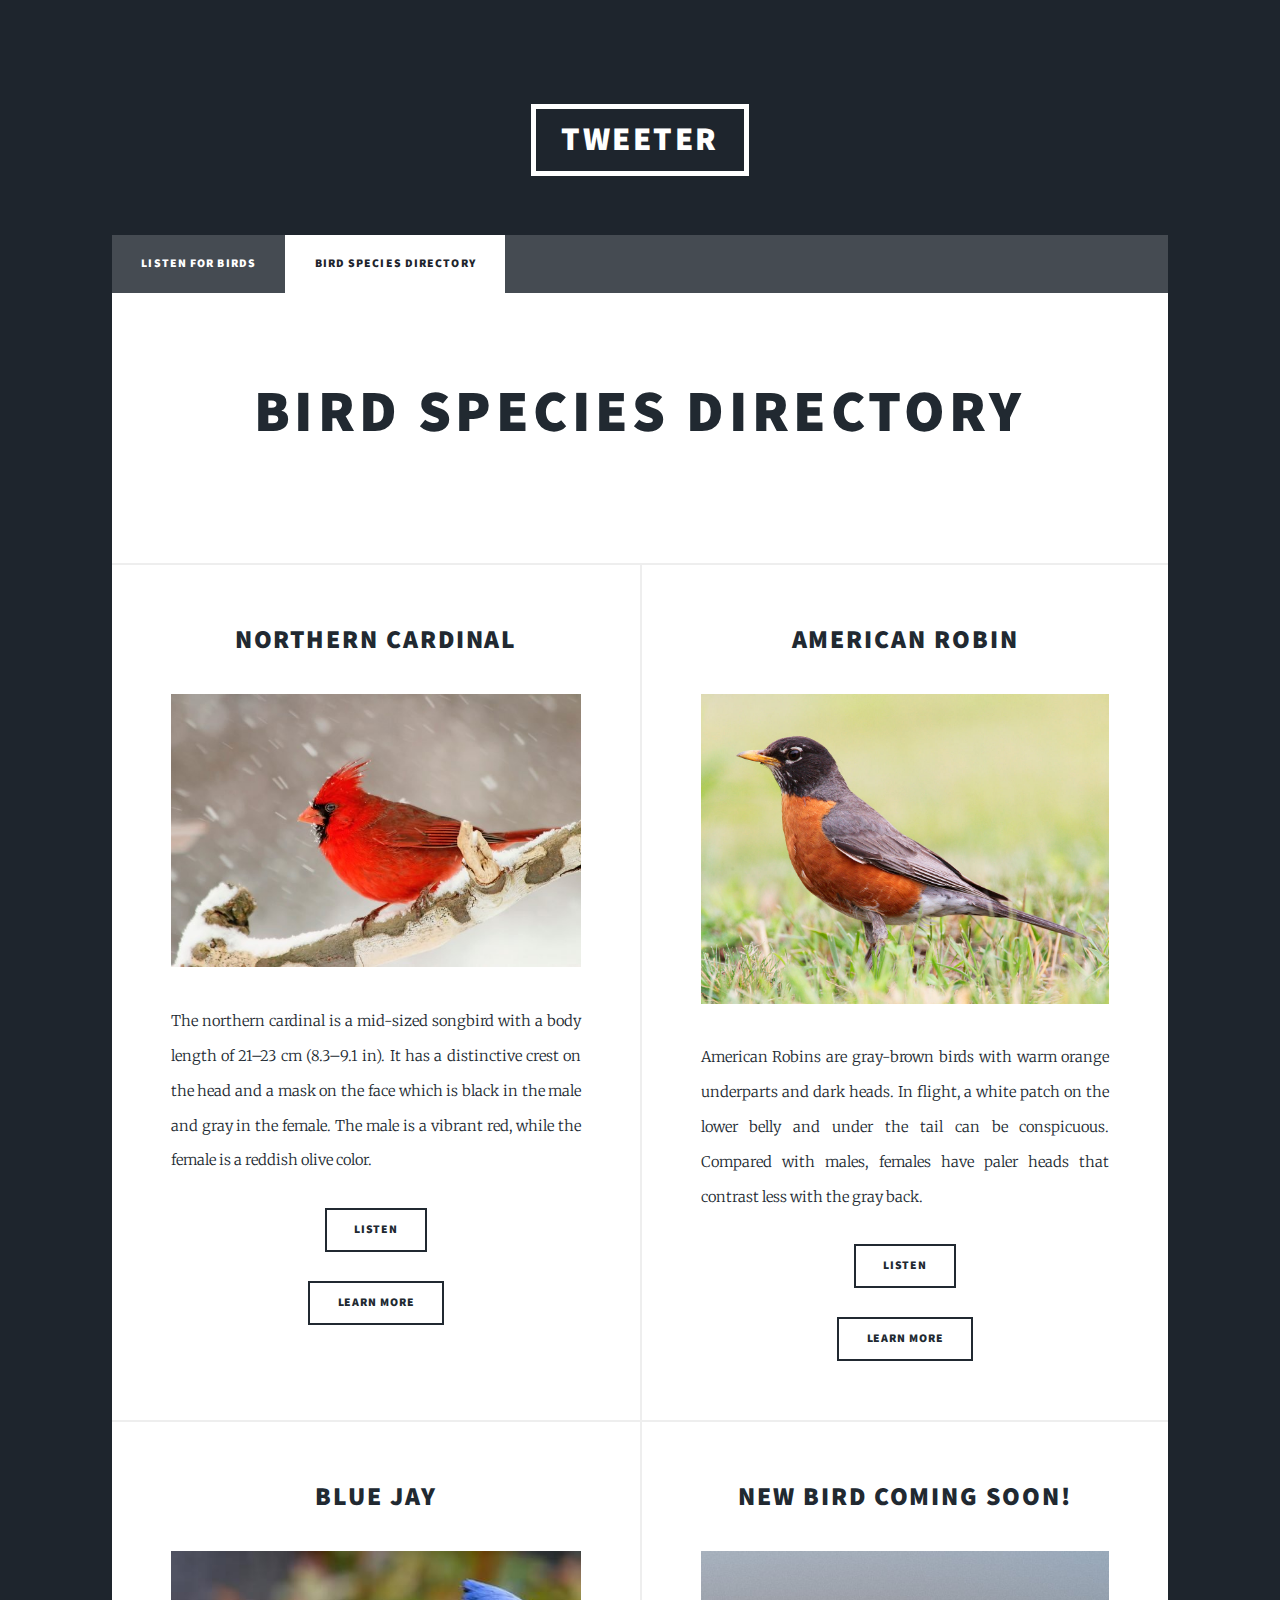
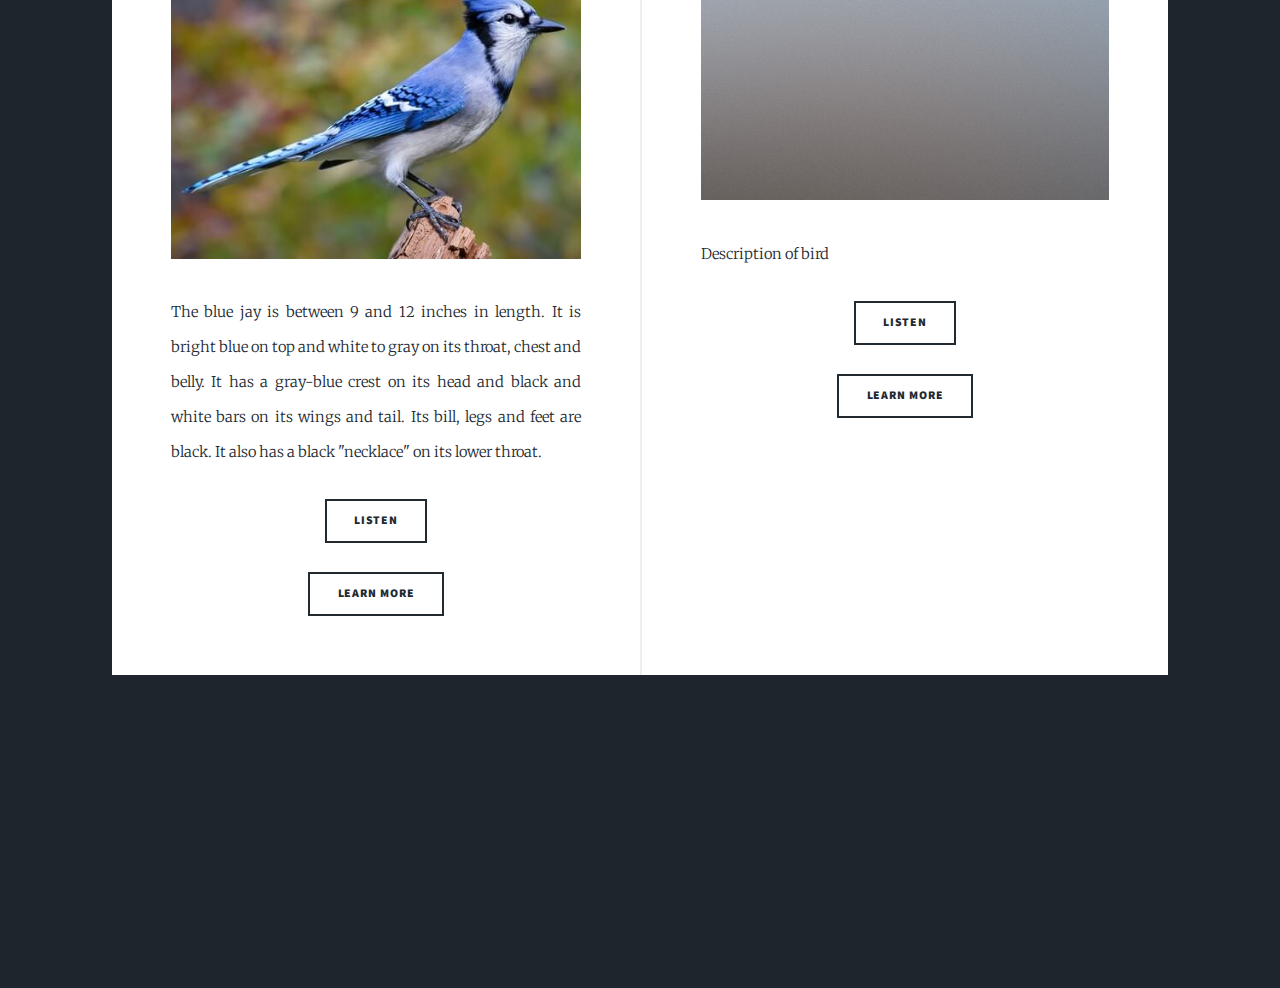
<file: directory.html>
<!DOCTYPE HTML>
<!--
	Massively by HTML5 UP
	html5up.net | @ajlkn
	Free for personal and commercial use under the CCA 3.0 license (html5up.net/license)
-->
<html>
	<head>
		<!-- Scripts -->
		<script src="assets/js/jquery.min.js"></script>
		<script src="assets/js/jquery.scrollex.min.js"></script>
		<script src="assets/js/jquery.scrolly.min.js"></script>
		<script src="assets/js/browser.min.js"></script>
		<script src="assets/js/breakpoints.min.js"></script>
		<script src="assets/js/util.js"></script>
		<script src="assets/js/main.js"></script>

		<script src="p5.js"></script>
		<script src="p5.dom.min.js"></script>
 	    <script src="p5.sound.min.js"></script>
	    <script src="ml5.min.js"></script>

		<script src="sketch.js"></script>

		
		<title>Listen for Birds</title>
		<meta charset="utf-8" />
		<meta name="viewport" content="width=device-width, initial-scale=1, user-scalable=no" />
		<link rel="stylesheet" href="assets/css/main.css" />
		<noscript><link rel="stylesheet" href="assets/css/noscript.css" /></noscript>
		
	</head>
	<body class="is-preload">

		<!-- Wrapper -->
			<div id="wrapper">

				<!-- Header -->
					<header id="header">
						<a href="listen.html" class="logo">Tweeter</a>
						
					</header>	
				<!-- Nav -->
					<nav id="nav">
						<ul class="links">
							<li><a href="listen.html">Listen for Birds</a></li>
							<li class="active"><a href="directory.html">Bird Species Directory</a></li>
						</ul>
						
					</nav>

				<!-- Main -->
					<div id="main">

						<!-- Post -->
							<section class="post">
								<header class="major">
									<h1>Bird Species Directory</h1>						
								</header>
								
							</section>
							
							<!-- Posts -->
							<section class="posts">
								<article>
									<header>
										
										<h2><a href="#">Northern Cardinal</a></h2>
									</header>
									<a href="#" class="image fit"><img src="images/cardinal.jpg" alt="" /></a>
									<p>The northern cardinal is a mid-sized songbird with a body length of 21–23 cm (8.3–9.1 in). It has a distinctive crest on the head and a mask on the face which is black in the male and gray in the female. The male is a vibrant red, while the female is a reddish olive color.</p>
									<ul class="actions special">
										<li><a class="button"  onclick="cardinalsnd.play()">Listen</a></li>
										<script>
											var cardinalsnd = new Audio("/sounds/cardinal.mp3")
										</script>
									</ul>
									<a href="https://en.wikipedia.org/wiki/Northern_cardinal" class="button">Learn More</a>
								</article>
								<article>
									<header>
										
										<h2><a href="#">American Robin</h2>
									</header>
									<a href="#" class="image fit"><img src="images/robin.jpg" alt="" /></a>
									<p>American Robins are gray-brown birds with warm orange underparts and dark heads. In flight, a white patch on the lower belly and under the tail can be conspicuous. Compared with males, females have paler heads that contrast less with the gray back.</p>
									<ul class="actions special">
										<li><a class="button"  onclick="robinsnd.play()">Listen</a></li>
										<script>
											var robinsnd = new Audio("/sounds/robin.wav")
										</script>
									</ul>
									<a href="https://en.wikipedia.org/wiki/American_robin" class="button">Learn More</a>
								</article>
								<article>
									<header>
										
										<h2><a href="#">Blue Jay</h2>
									</header>
									<a href="#" class="image fit"><img src="images/bluejay.jpg" alt="" /></a>
									<p>The blue jay is between 9 and 12 inches in length. It is bright blue on top and white to gray on its throat, chest and belly. It has a gray-blue crest on its head and black and white bars on its wings and tail. Its bill, legs and feet are black. It also has a black "necklace" on its lower throat.</p>
									<ul class="actions special">
										<li><a class="button"  onclick="bluejaysnd.play()">Listen</a></li>
										<script>
											var bluejaysnd = new Audio("/sounds/bluejay.wav")
										</script>
									</ul>
									<a href="https://en.wikipedia.org/wiki/Blue_jay" class="button">Learn More</a>
								</article>
								<article>
									<header>
				
										<h2><a href="#">New Bird Coming Soon!</a></h2>
									</header>
									<a href="#" class="image fit"><img src="images/pic05.jpg" alt="" /></a>
									<p>Description of bird</p>
									<ul class="actions special">
										<li><a href="#" class="button">Listen</a></li>
									</ul>
									<a href="#" class="button">Learn More</a>
								</article>
							

			</div>

		
	</body>
</html>
</file>
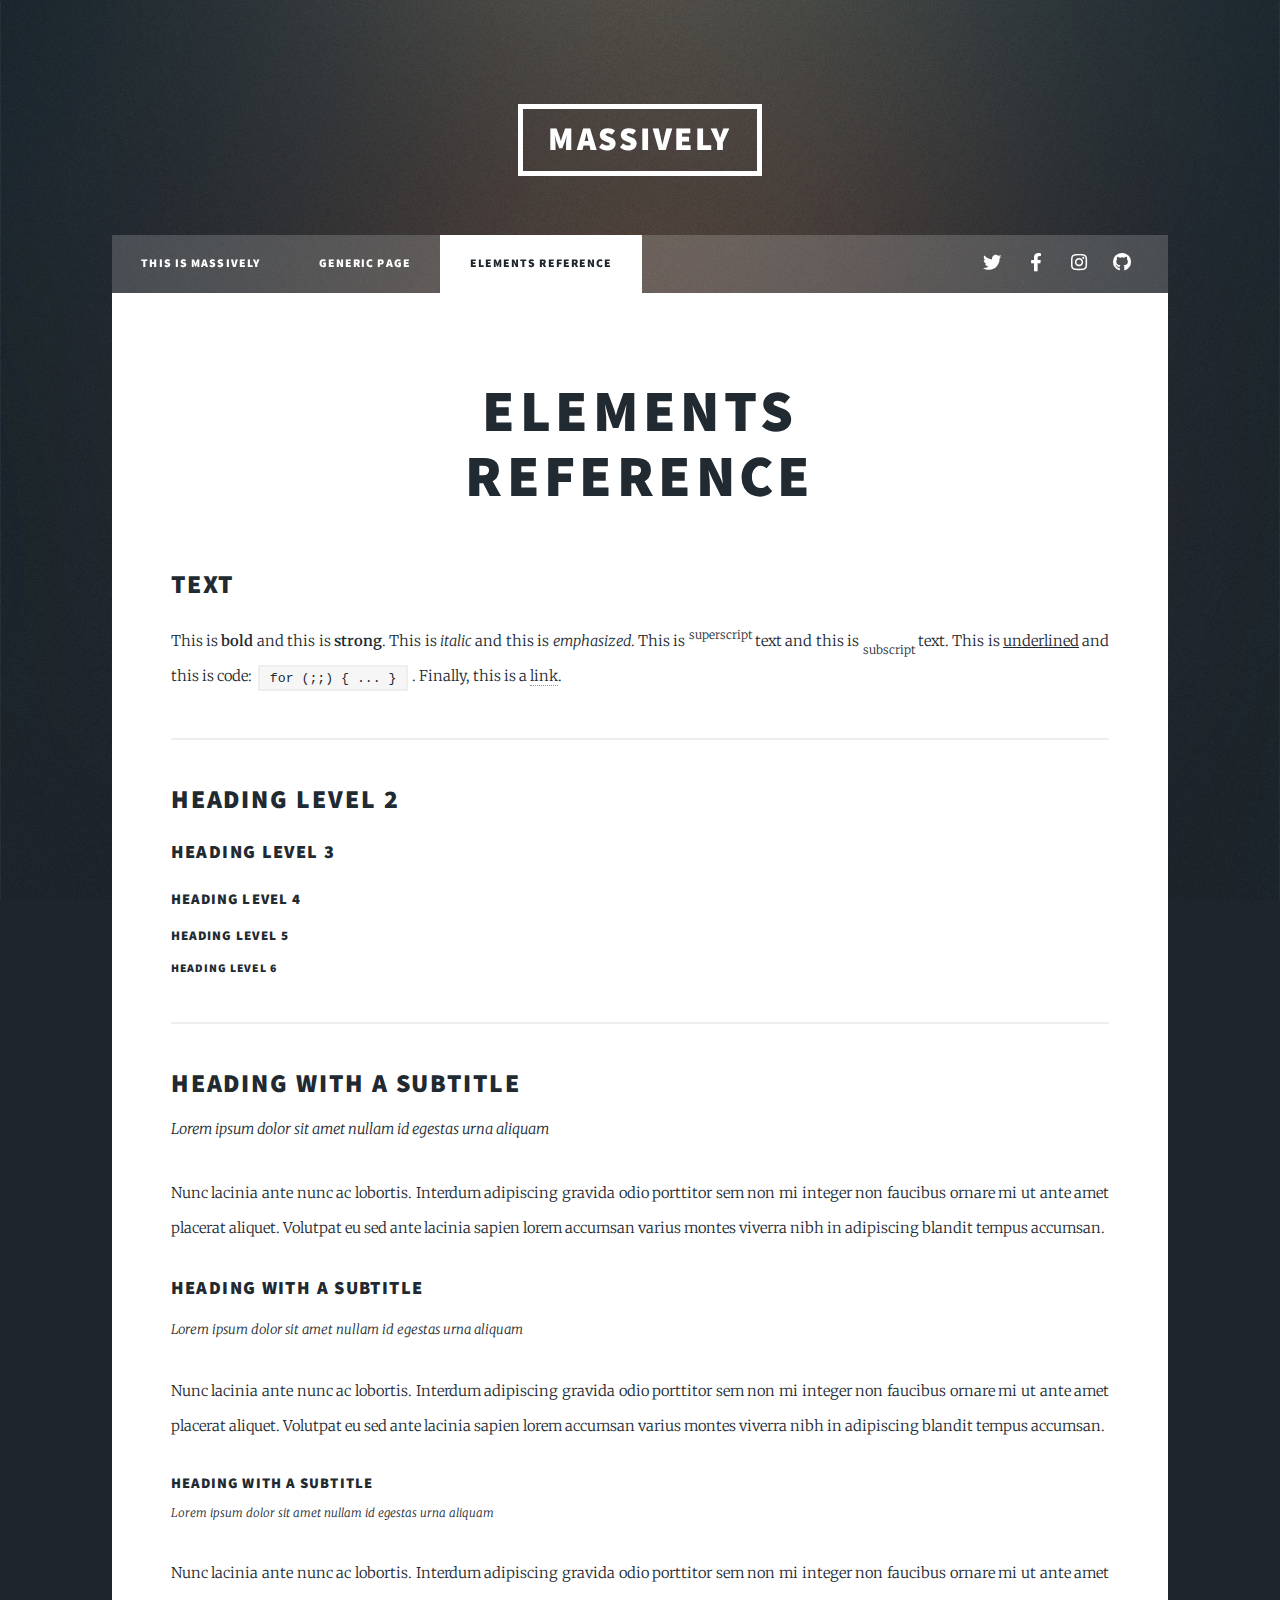
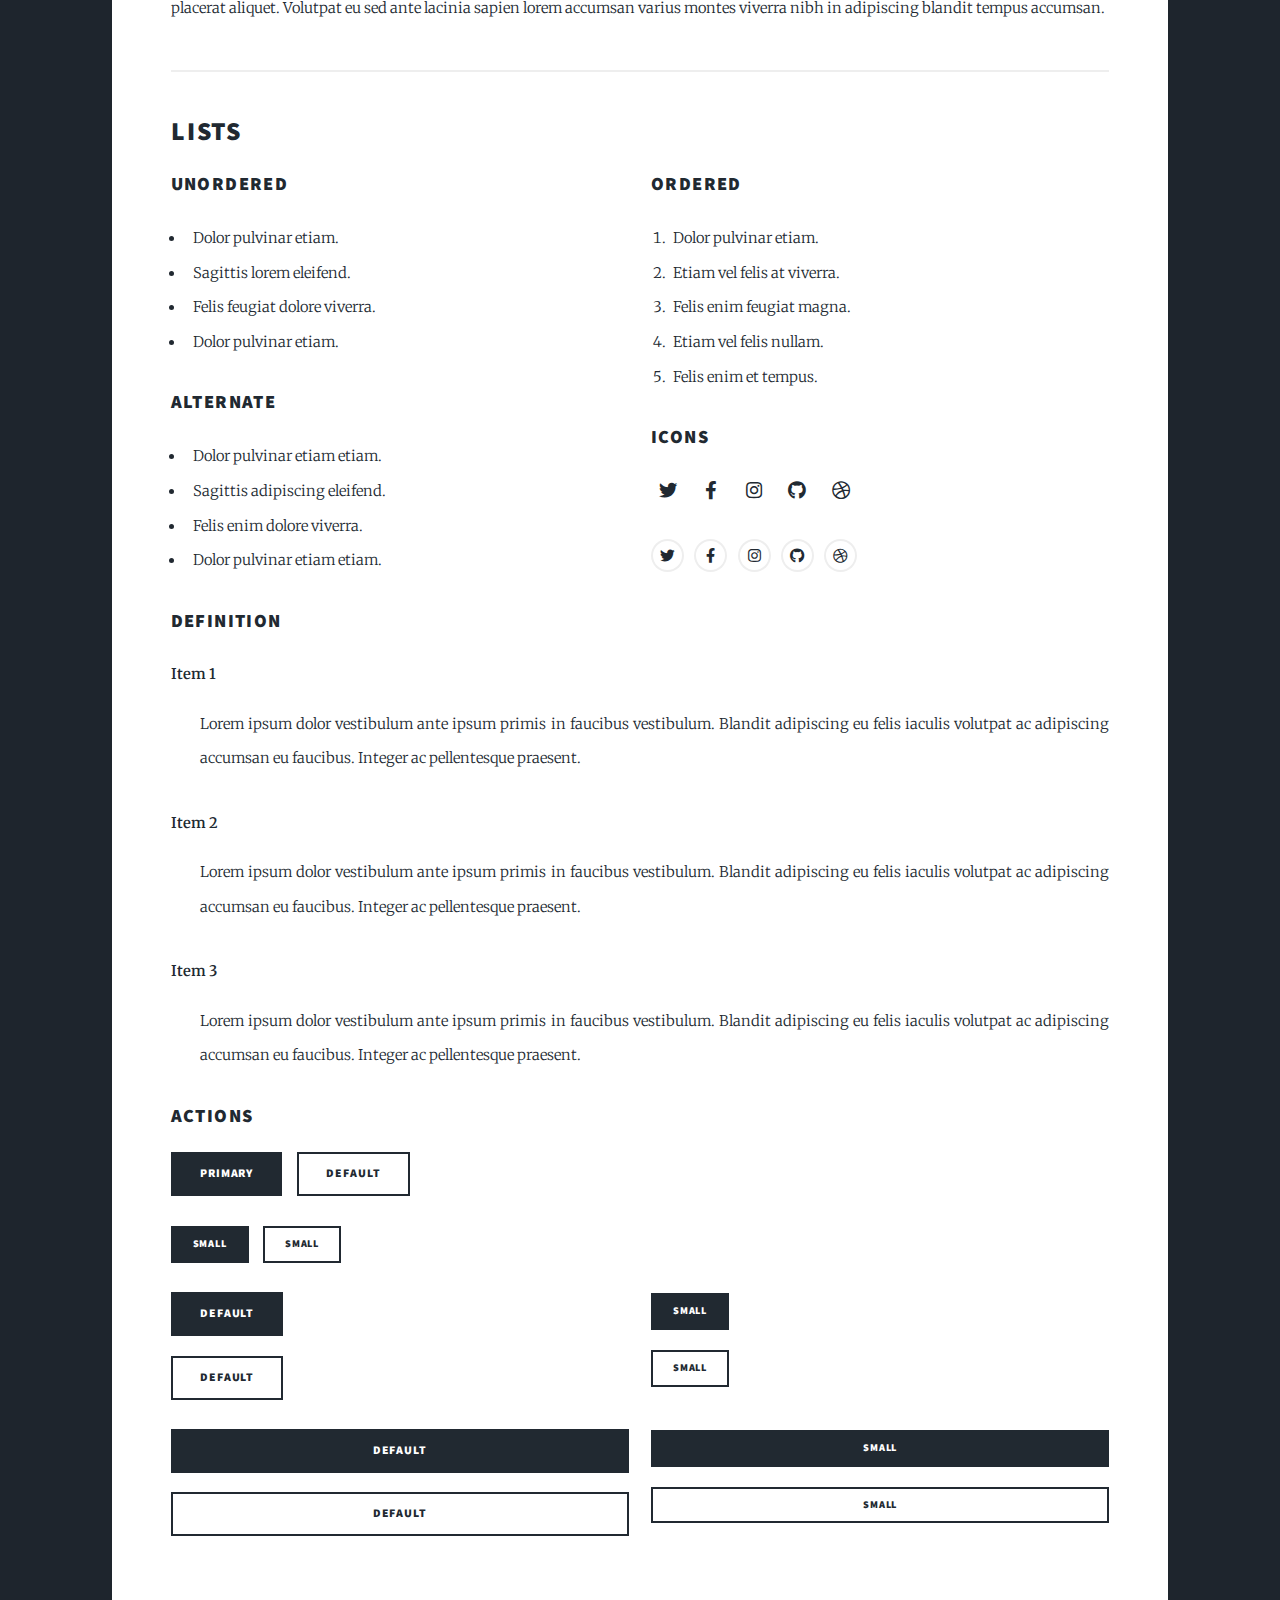
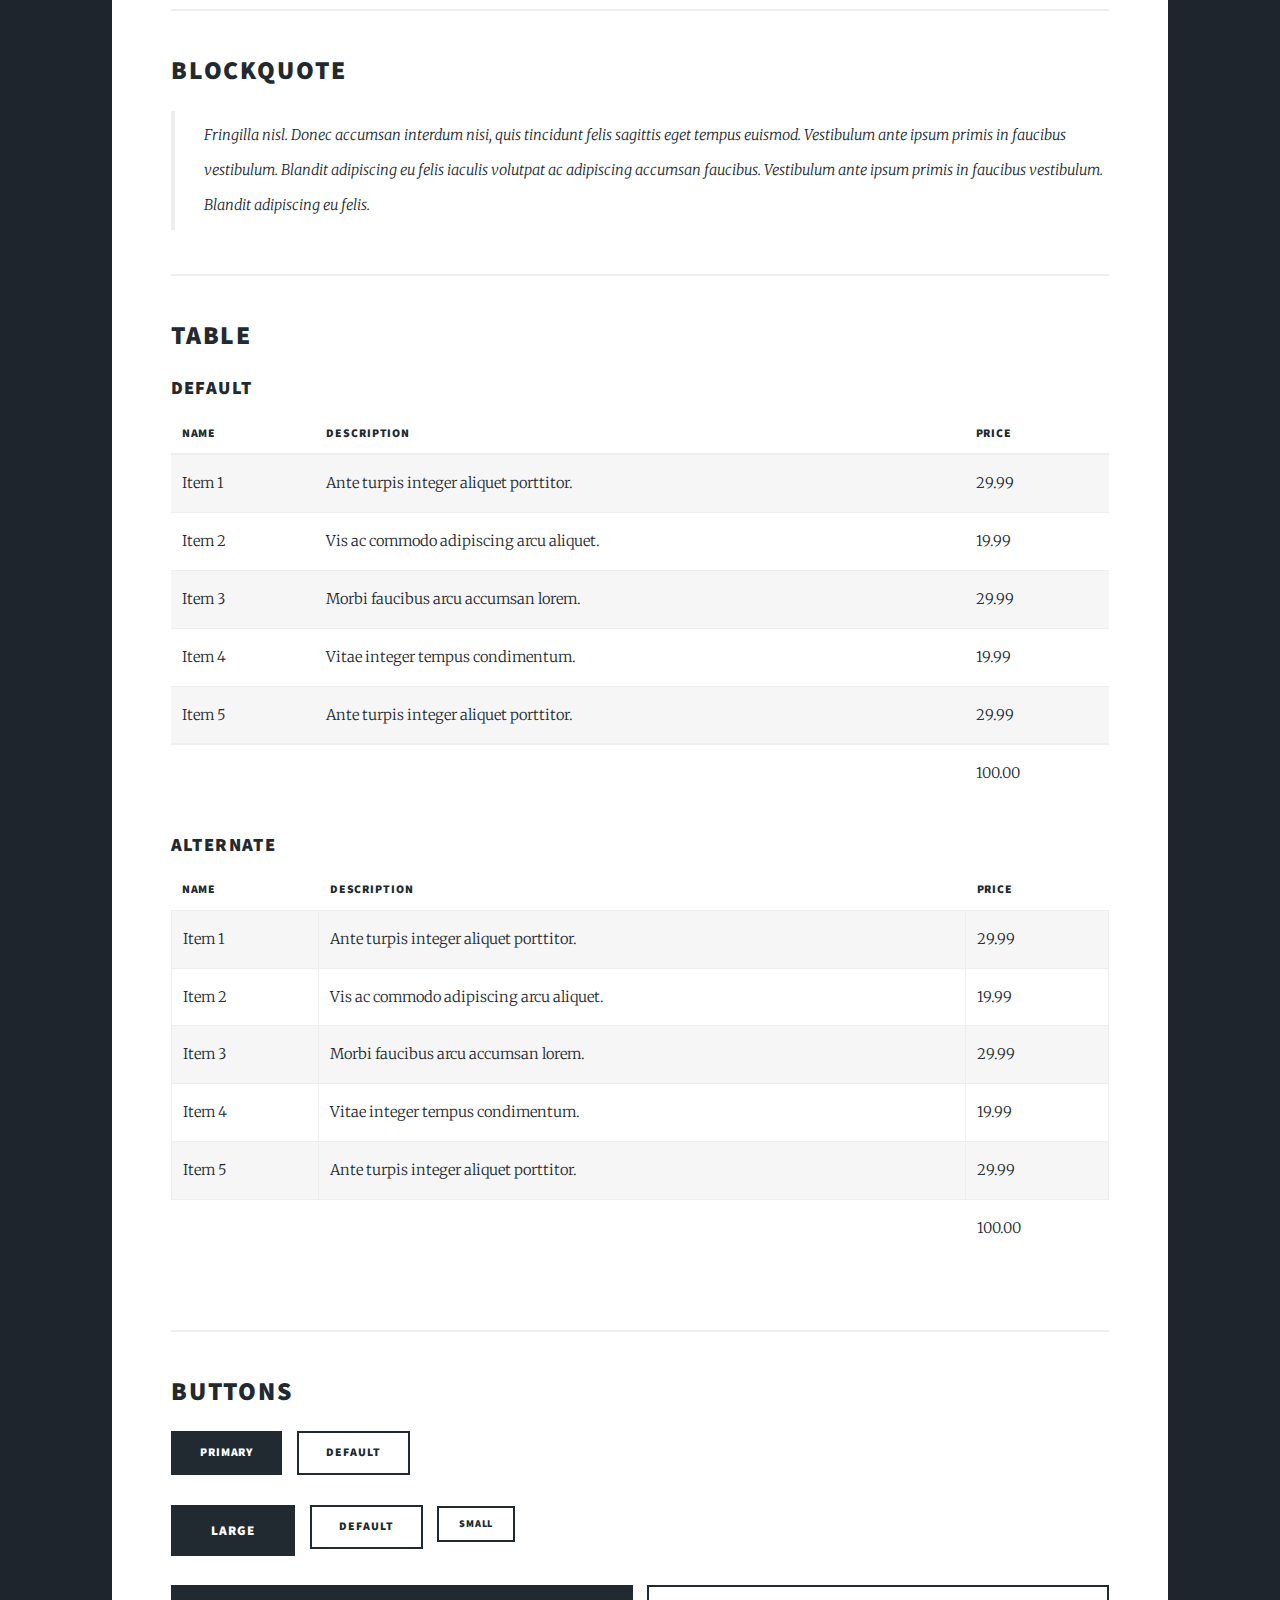
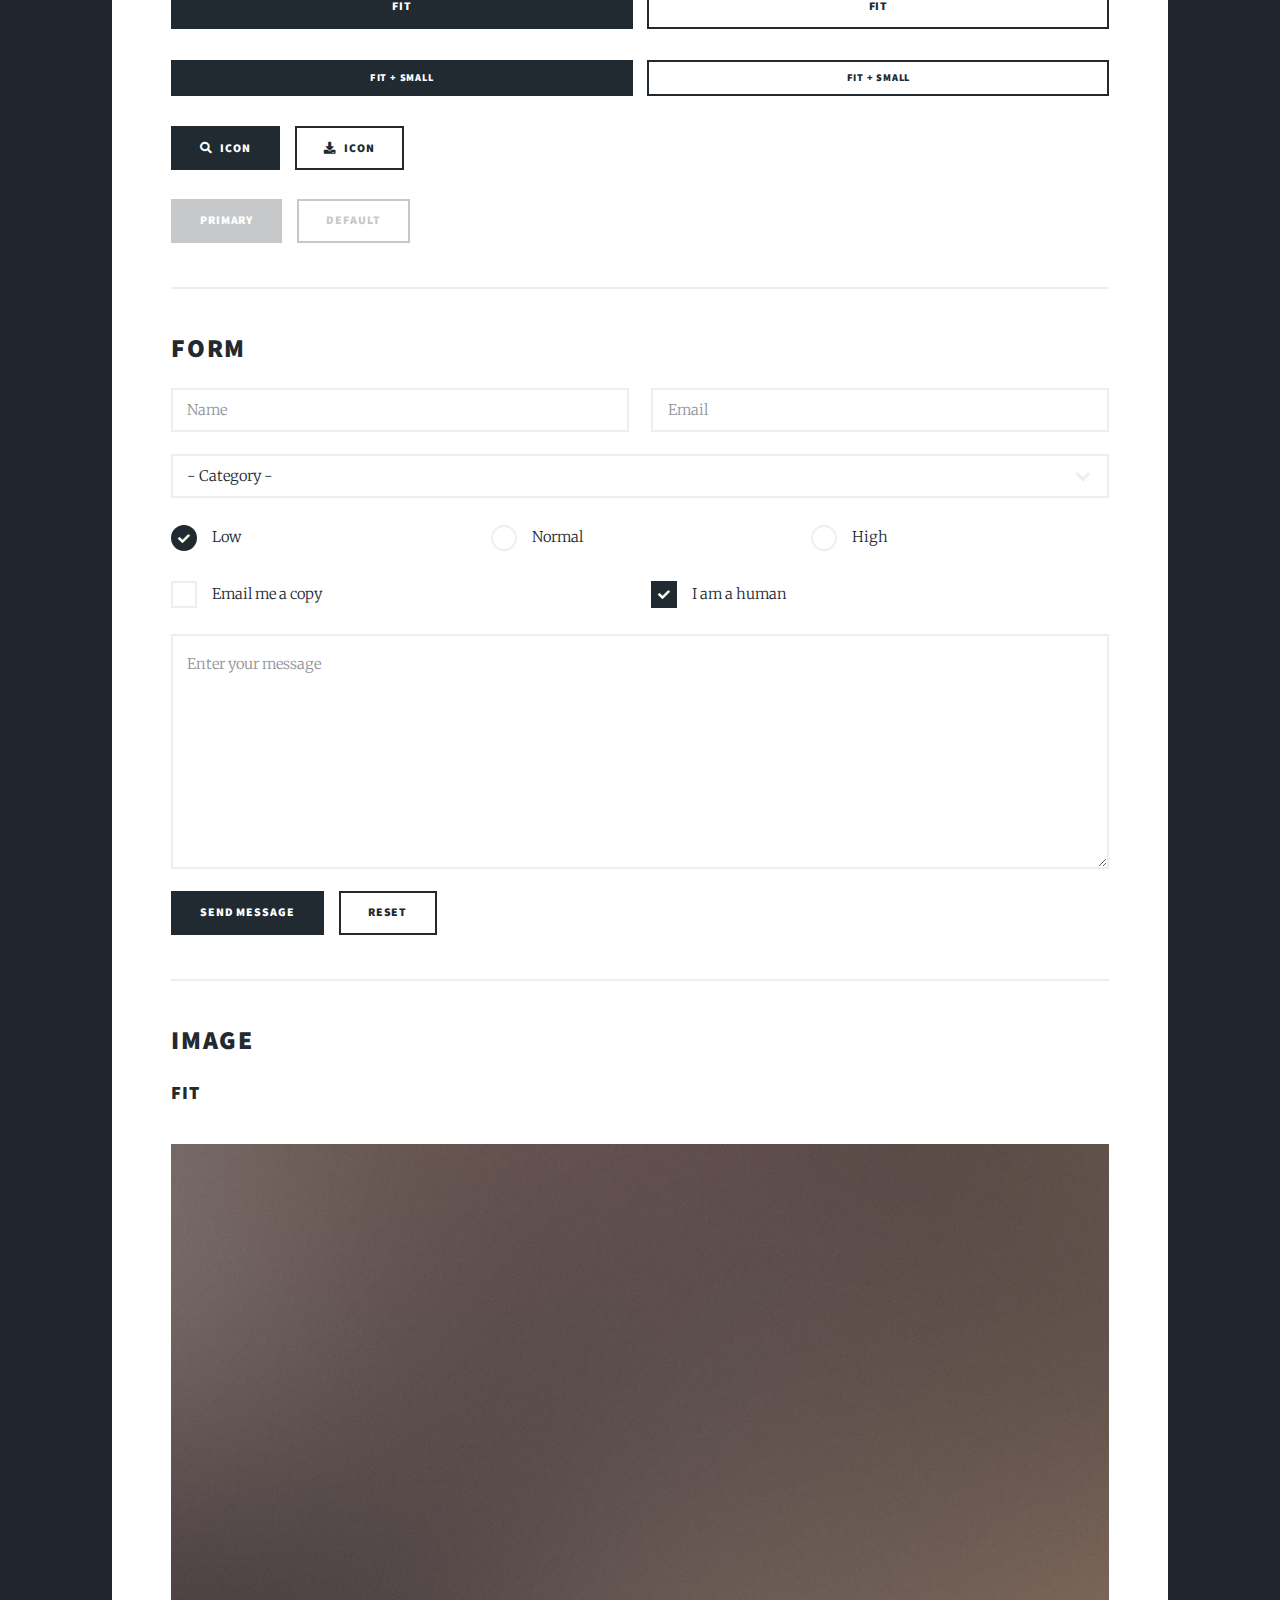
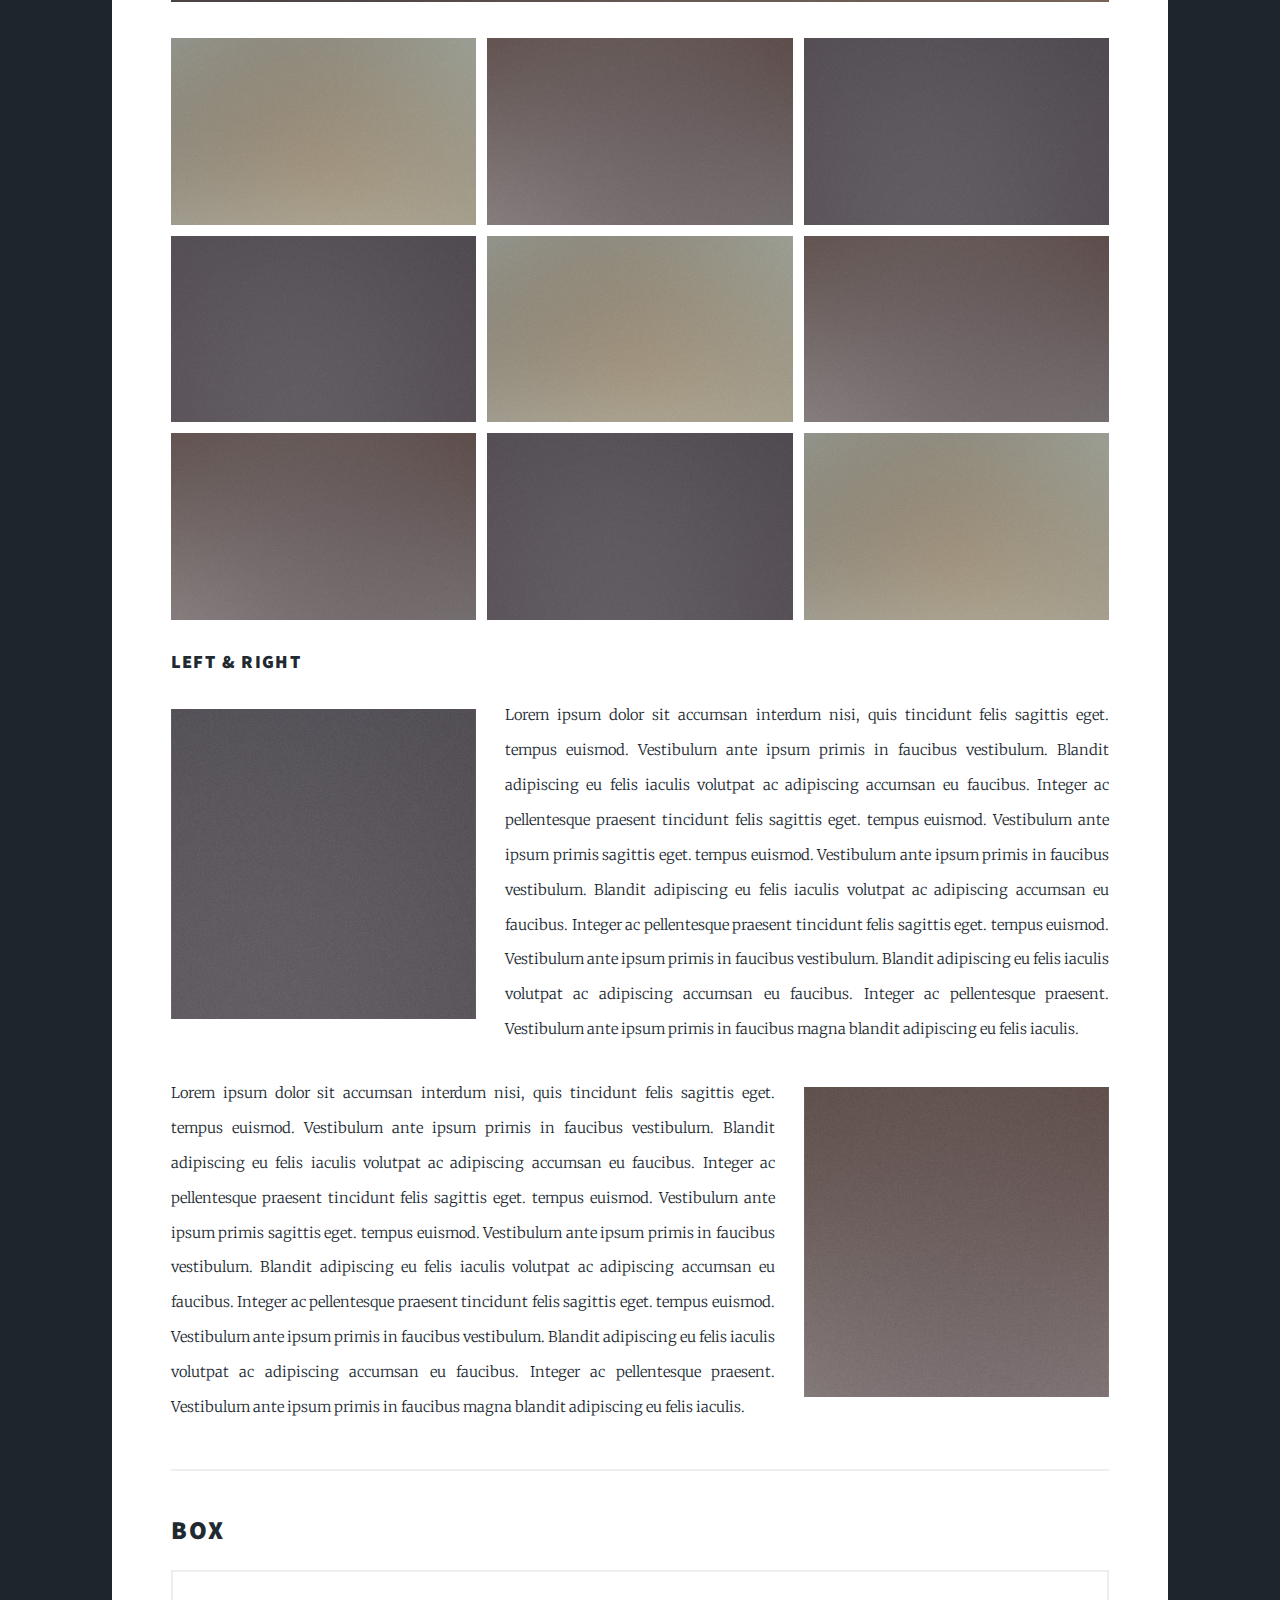
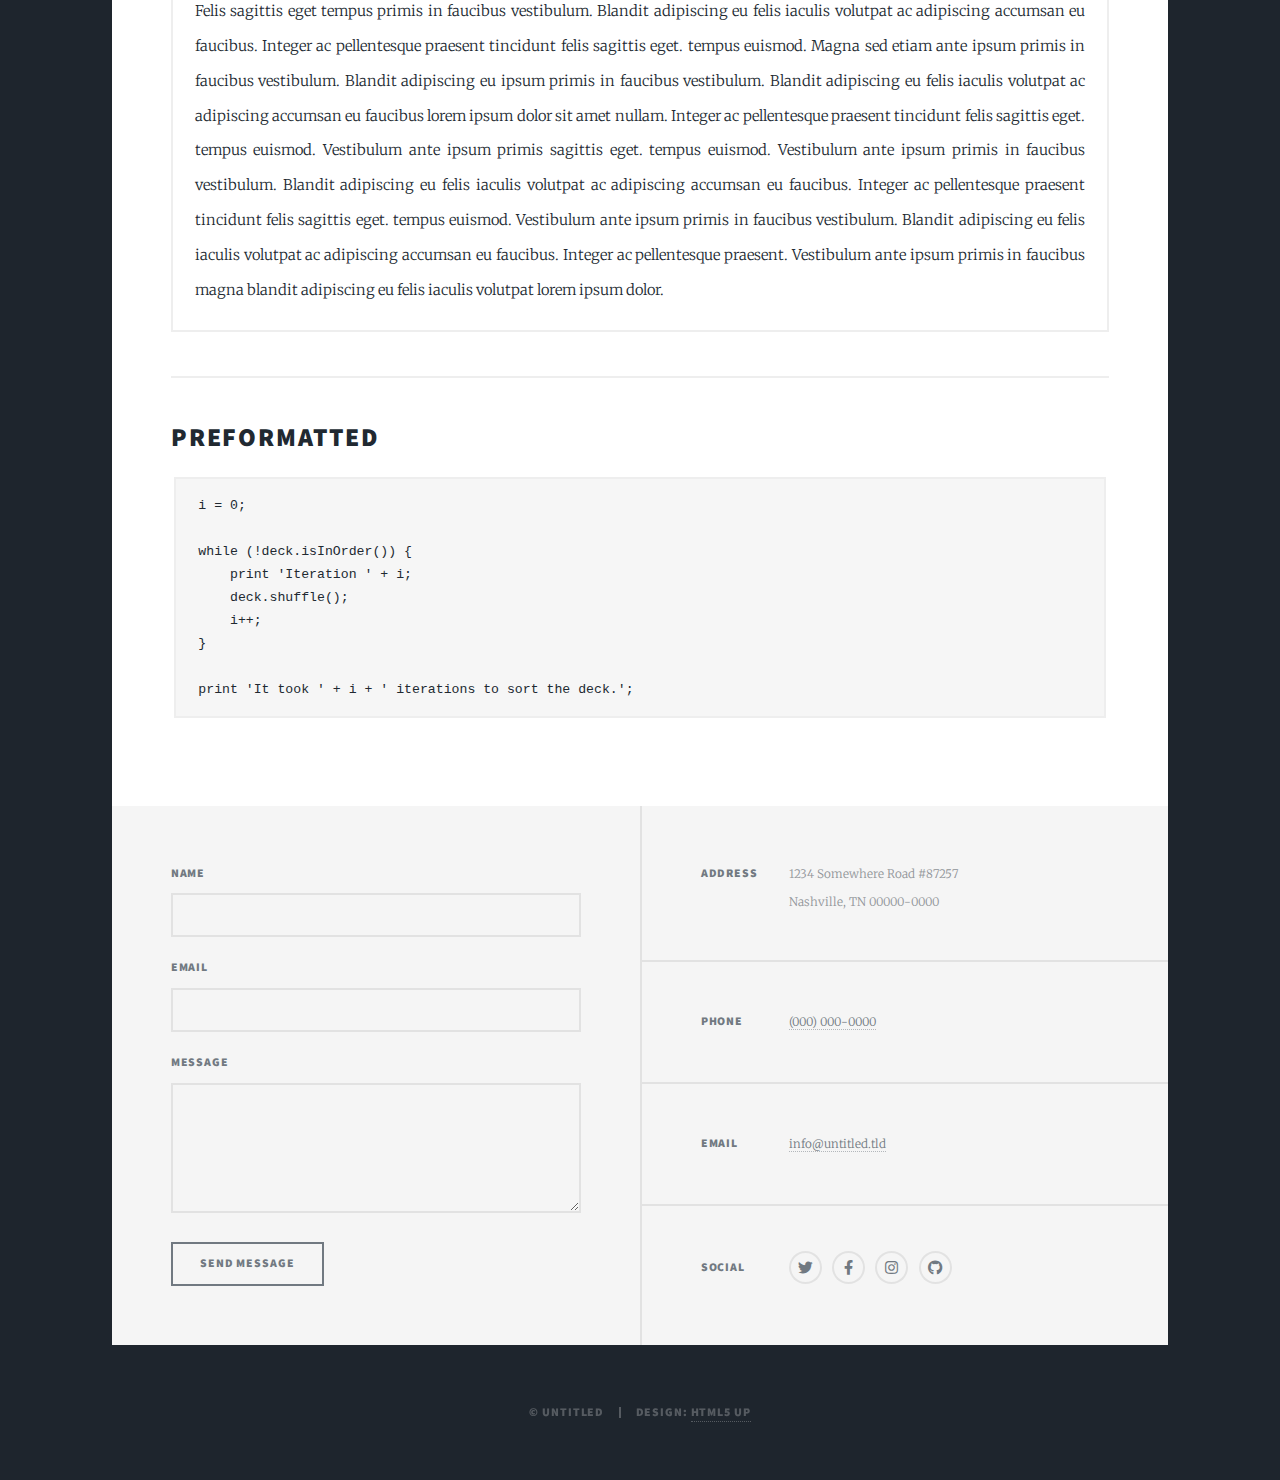
<file: elements.html>
<!DOCTYPE HTML>
<!--
	Massively by HTML5 UP
	html5up.net | @ajlkn
	Free for personal and commercial use under the CCA 3.0 license (html5up.net/license)
-->
<html>
	<head>
		<title>Elements Reference - Massively by HTML5 UP</title>
		<meta charset="utf-8" />
		<meta name="viewport" content="width=device-width, initial-scale=1, user-scalable=no" />
		<link rel="stylesheet" href="assets/css/main.css" />
		<noscript><link rel="stylesheet" href="assets/css/noscript.css" /></noscript>
	</head>
	<body class="is-preload">

		<!-- Wrapper -->
			<div id="wrapper">

				<!-- Header -->
					<header id="header">
						<a href="index.html" class="logo">Massively</a>
					</header>

				<!-- Nav -->
					<nav id="nav">
						<ul class="links">
							<li><a href="index.html">This is Massively</a></li>
							<li><a href="generic.html">Generic Page</a></li>
							<li class="active"><a href="elements.html">Elements Reference</a></li>
						</ul>
						<ul class="icons">
							<li><a href="#" class="icon brands fa-twitter"><span class="label">Twitter</span></a></li>
							<li><a href="#" class="icon brands fa-facebook-f"><span class="label">Facebook</span></a></li>
							<li><a href="#" class="icon brands fa-instagram"><span class="label">Instagram</span></a></li>
							<li><a href="#" class="icon brands fa-github"><span class="label">GitHub</span></a></li>
						</ul>
					</nav>

				<!-- Main -->
					<div id="main">

						<!-- Post -->
							<section class="post">
								<header class="major">
									<h1>Elements<br />
									Reference</h1>
								</header>

								<!-- Text stuff -->
									<h2>Text</h2>
									<p>This is <b>bold</b> and this is <strong>strong</strong>. This is <i>italic</i> and this is <em>emphasized</em>.
									This is <sup>superscript</sup> text and this is <sub>subscript</sub> text.
									This is <u>underlined</u> and this is code: <code>for (;;) { ... }</code>.
									Finally, this is a <a href="#">link</a>.</p>
									<hr />
									<h2>Heading Level 2</h2>
									<h3>Heading Level 3</h3>
									<h4>Heading Level 4</h4>
									<h5>Heading Level 5</h5>
									<h6>Heading Level 6</h6>
									<hr />
									<header>
										<h2>Heading with a Subtitle</h2>
										<p>Lorem ipsum dolor sit amet nullam id egestas urna aliquam</p>
									</header>
									<p>Nunc lacinia ante nunc ac lobortis. Interdum adipiscing gravida odio porttitor sem non mi integer non faucibus ornare mi ut ante amet placerat aliquet. Volutpat eu sed ante lacinia sapien lorem accumsan varius montes viverra nibh in adipiscing blandit tempus accumsan.</p>
									<header>
										<h3>Heading with a Subtitle</h3>
										<p>Lorem ipsum dolor sit amet nullam id egestas urna aliquam</p>
									</header>
									<p>Nunc lacinia ante nunc ac lobortis. Interdum adipiscing gravida odio porttitor sem non mi integer non faucibus ornare mi ut ante amet placerat aliquet. Volutpat eu sed ante lacinia sapien lorem accumsan varius montes viverra nibh in adipiscing blandit tempus accumsan.</p>
									<header>
										<h4>Heading with a Subtitle</h4>
										<p>Lorem ipsum dolor sit amet nullam id egestas urna aliquam</p>
									</header>
									<p>Nunc lacinia ante nunc ac lobortis. Interdum adipiscing gravida odio porttitor sem non mi integer non faucibus ornare mi ut ante amet placerat aliquet. Volutpat eu sed ante lacinia sapien lorem accumsan varius montes viverra nibh in adipiscing blandit tempus accumsan.</p>

									<hr />

								<!-- Lists -->
									<h2>Lists</h2>
									<div class="row">
										<div class="col-6 col-12-small">

											<h3>Unordered</h3>
											<ul>
												<li>Dolor pulvinar etiam.</li>
												<li>Sagittis lorem eleifend.</li>
												<li>Felis feugiat dolore viverra.</li>
												<li>Dolor pulvinar etiam.</li>
											</ul>

											<h3>Alternate</h3>
											<ul class="alt">
												<li>Dolor pulvinar etiam etiam.</li>
												<li>Sagittis adipiscing eleifend.</li>
												<li>Felis enim dolore viverra.</li>
												<li>Dolor pulvinar etiam etiam.</li>
											</ul>

										</div>
										<div class="col-6 col-12-small">

											<h3>Ordered</h3>
											<ol>
												<li>Dolor pulvinar etiam.</li>
												<li>Etiam vel felis at viverra.</li>
												<li>Felis enim feugiat magna.</li>
												<li>Etiam vel felis nullam.</li>
												<li>Felis enim et tempus.</li>
											</ol>

											<h3>Icons</h3>
											<ul class="icons">
												<li><a href="#" class="icon brands fa-twitter"><span class="label">Twitter</span></a></li>
												<li><a href="#" class="icon brands fa-facebook-f"><span class="label">Facebook</span></a></li>
												<li><a href="#" class="icon brands fa-instagram"><span class="label">Instagram</span></a></li>
												<li><a href="#" class="icon brands fa-github"><span class="label">Github</span></a></li>
												<li><a href="#" class="icon brands fa-dribbble"><span class="label">Dribbble</span></a></li>
											</ul>
											<ul class="icons alt">
												<li><a href="#" class="icon brands alt fa-twitter"><span class="label">Twitter</span></a></li>
												<li><a href="#" class="icon brands alt fa-facebook-f"><span class="label">Facebook</span></a></li>
												<li><a href="#" class="icon brands alt fa-instagram"><span class="label">Instagram</span></a></li>
												<li><a href="#" class="icon brands alt fa-github"><span class="label">Github</span></a></li>
												<li><a href="#" class="icon brands alt fa-dribbble"><span class="label">Dribbble</span></a></li>
											</ul>

										</div>
									</div>
									<h3>Definition</h3>
									<dl>
										<dt>Item 1</dt>
										<dd>
											<p>Lorem ipsum dolor vestibulum ante ipsum primis in faucibus vestibulum. Blandit adipiscing eu felis iaculis volutpat ac adipiscing accumsan eu faucibus. Integer ac pellentesque praesent.</p>
										</dd>
										<dt>Item 2</dt>
										<dd>
											<p>Lorem ipsum dolor vestibulum ante ipsum primis in faucibus vestibulum. Blandit adipiscing eu felis iaculis volutpat ac adipiscing accumsan eu faucibus. Integer ac pellentesque praesent.</p>
										</dd>
										<dt>Item 3</dt>
										<dd>
											<p>Lorem ipsum dolor vestibulum ante ipsum primis in faucibus vestibulum. Blandit adipiscing eu felis iaculis volutpat ac adipiscing accumsan eu faucibus. Integer ac pellentesque praesent.</p>
										</dd>
									</dl>

									<h3>Actions</h3>
									<ul class="actions">
										<li><a href="#" class="button primary">Primary</a></li>
										<li><a href="#" class="button">Default</a></li>
									</ul>
									<ul class="actions small">
										<li><a href="#" class="button primary small">Small</a></li>
										<li><a href="#" class="button small">Small</a></li>
									</ul>
									<div class="row">
										<div class="col-6 col-12-small">
											<ul class="actions stacked">
												<li><a href="#" class="button primary">Default</a></li>
												<li><a href="#" class="button">Default</a></li>
											</ul>
										</div>
										<div class="col-6 col-12-small">
											<ul class="actions stacked">
												<li><a href="#" class="button primary small">Small</a></li>
												<li><a href="#" class="button small">Small</a></li>
											</ul>
										</div>
									</div>
									<div class="row">
										<div class="col-6 col-12-small">
											<ul class="actions stacked">
												<li><a href="#" class="button primary fit">Default</a></li>
												<li><a href="#" class="button fit">Default</a></li>
											</ul>
										</div>
										<div class="col-6 col-12-small">
											<ul class="actions stacked">
												<li><a href="#" class="button primary small fit">Small</a></li>
												<li><a href="#" class="button small fit">Small</a></li>
											</ul>
										</div>
									</div>

									<hr />

								<!-- Blockquote -->
									<h2>Blockquote</h2>
									<blockquote>Fringilla nisl. Donec accumsan interdum nisi, quis tincidunt felis sagittis eget tempus euismod. Vestibulum ante ipsum primis in faucibus vestibulum. Blandit adipiscing eu felis iaculis volutpat ac adipiscing accumsan faucibus. Vestibulum ante ipsum primis in faucibus vestibulum. Blandit adipiscing eu felis.</blockquote>

									<hr />

								<!-- Table -->
									<h2>Table</h2>

									<h3>Default</h3>
									<div class="table-wrapper">
										<table>
											<thead>
												<tr>
													<th>Name</th>
													<th>Description</th>
													<th>Price</th>
												</tr>
											</thead>
											<tbody>
												<tr>
													<td>Item 1</td>
													<td>Ante turpis integer aliquet porttitor.</td>
													<td>29.99</td>
												</tr>
												<tr>
													<td>Item 2</td>
													<td>Vis ac commodo adipiscing arcu aliquet.</td>
													<td>19.99</td>
												</tr>
												<tr>
													<td>Item 3</td>
													<td> Morbi faucibus arcu accumsan lorem.</td>
													<td>29.99</td>
												</tr>
												<tr>
													<td>Item 4</td>
													<td>Vitae integer tempus condimentum.</td>
													<td>19.99</td>
												</tr>
												<tr>
													<td>Item 5</td>
													<td>Ante turpis integer aliquet porttitor.</td>
													<td>29.99</td>
												</tr>
											</tbody>
											<tfoot>
												<tr>
													<td colspan="2"></td>
													<td>100.00</td>
												</tr>
											</tfoot>
										</table>
									</div>

									<h3>Alternate</h3>
									<div class="table-wrapper">
										<table class="alt">
											<thead>
												<tr>
													<th>Name</th>
													<th>Description</th>
													<th>Price</th>
												</tr>
											</thead>
											<tbody>
												<tr>
													<td>Item 1</td>
													<td>Ante turpis integer aliquet porttitor.</td>
													<td>29.99</td>
												</tr>
												<tr>
													<td>Item 2</td>
													<td>Vis ac commodo adipiscing arcu aliquet.</td>
													<td>19.99</td>
												</tr>
												<tr>
													<td>Item 3</td>
													<td> Morbi faucibus arcu accumsan lorem.</td>
													<td>29.99</td>
												</tr>
												<tr>
													<td>Item 4</td>
													<td>Vitae integer tempus condimentum.</td>
													<td>19.99</td>
												</tr>
												<tr>
													<td>Item 5</td>
													<td>Ante turpis integer aliquet porttitor.</td>
													<td>29.99</td>
												</tr>
											</tbody>
											<tfoot>
												<tr>
													<td colspan="2"></td>
													<td>100.00</td>
												</tr>
											</tfoot>
										</table>
									</div>

									<hr />

								<!-- Buttons -->
									<h2>Buttons</h2>
									<ul class="actions">
										<li><a href="#" class="button primary">Primary</a></li>
										<li><a href="#" class="button">Default</a></li>
									</ul>
									<ul class="actions">
										<li><a href="#" class="button primary large">Large</a></li>
										<li><a href="#" class="button">Default</a></li>
										<li><a href="#" class="button small">Small</a></li>
									</ul>
									<ul class="actions fit">
										<li><a href="#" class="button primary fit">Fit</a></li>
										<li><a href="#" class="button fit">Fit</a></li>
									</ul>
									<ul class="actions fit small">
										<li><a href="#" class="button primary fit small">Fit + Small</a></li>
										<li><a href="#" class="button fit small">Fit + Small</a></li>
									</ul>
									<ul class="actions">
										<li><a href="#" class="button primary icon solid fa-search">Icon</a></li>
										<li><a href="#" class="button icon solid fa-download">Icon</a></li>
									</ul>
									<ul class="actions">
										<li><span class="button primary disabled">Primary</span></li>
										<li><span class="button disabled">Default</span></li>
									</ul>

									<hr />

								<!-- Form -->
									<h2>Form</h2>

									<form method="post" action="#">
										<div class="row gtr-uniform">
											<div class="col-6 col-12-xsmall">
												<input type="text" name="demo-name" id="demo-name" value="" placeholder="Name" />
											</div>
											<div class="col-6 col-12-xsmall">
												<input type="email" name="demo-email" id="demo-email" value="" placeholder="Email" />
											</div>
											<!-- Break -->
											<div class="col-12">
												<select name="demo-category" id="demo-category">
													<option value="">- Category -</option>
													<option value="1">Manufacturing</option>
													<option value="1">Shipping</option>
													<option value="1">Administration</option>
													<option value="1">Human Resources</option>
												</select>
											</div>
											<!-- Break -->
											<div class="col-4 col-12-small">
												<input type="radio" id="demo-priority-low" name="demo-priority" checked>
												<label for="demo-priority-low">Low</label>
											</div>
											<div class="col-4 col-12-small">
												<input type="radio" id="demo-priority-normal" name="demo-priority">
												<label for="demo-priority-normal">Normal</label>
											</div>
											<div class="col-4 col-12-small">
												<input type="radio" id="demo-priority-high" name="demo-priority">
												<label for="demo-priority-high">High</label>
											</div>
											<!-- Break -->
											<div class="col-6 col-12-small">
												<input type="checkbox" id="demo-copy" name="demo-copy">
												<label for="demo-copy">Email me a copy</label>
											</div>
											<div class="col-6 col-12-small">
												<input type="checkbox" id="demo-human" name="demo-human" checked>
												<label for="demo-human">I am a human</label>
											</div>
											<!-- Break -->
											<div class="col-12">
												<textarea name="demo-message" id="demo-message" placeholder="Enter your message" rows="6"></textarea>
											</div>
											<!-- Break -->
											<div class="col-12">
												<ul class="actions">
													<li><input type="submit" value="Send Message" class="primary" /></li>
													<li><input type="reset" value="Reset" /></li>
												</ul>
											</div>
										</div>
									</form>

									<hr />

								<!-- Image -->
									<h2>Image</h2>

									<h3>Fit</h3>
									<span class="image fit"><img src="images/pic01.jpg" alt="" /></span>
									<div class="box alt">
										<div class="row gtr-50 gtr-uniform">
											<div class="col-4"><span class="image fit"><img src="images/pic02.jpg" alt="" /></span></div>
											<div class="col-4"><span class="image fit"><img src="images/pic03.jpg" alt="" /></span></div>
											<div class="col-4"><span class="image fit"><img src="images/pic04.jpg" alt="" /></span></div>
											<!-- Break -->
											<div class="col-4"><span class="image fit"><img src="images/pic04.jpg" alt="" /></span></div>
											<div class="col-4"><span class="image fit"><img src="images/pic02.jpg" alt="" /></span></div>
											<div class="col-4"><span class="image fit"><img src="images/pic03.jpg" alt="" /></span></div>
											<!-- Break -->
											<div class="col-4"><span class="image fit"><img src="images/pic03.jpg" alt="" /></span></div>
											<div class="col-4"><span class="image fit"><img src="images/pic04.jpg" alt="" /></span></div>
											<div class="col-4"><span class="image fit"><img src="images/pic02.jpg" alt="" /></span></div>
										</div>
									</div>

									<h3>Left &amp; Right</h3>
									<p><span class="image left"><img src="images/pic08.jpg" alt="" /></span>Lorem ipsum dolor sit accumsan interdum nisi, quis tincidunt felis sagittis eget. tempus euismod. Vestibulum ante ipsum primis in faucibus vestibulum. Blandit adipiscing eu felis iaculis volutpat ac adipiscing accumsan eu faucibus. Integer ac pellentesque praesent tincidunt felis sagittis eget. tempus euismod. Vestibulum ante ipsum primis sagittis eget. tempus euismod. Vestibulum ante ipsum primis in faucibus vestibulum. Blandit adipiscing eu felis iaculis volutpat ac adipiscing accumsan eu faucibus. Integer ac pellentesque praesent tincidunt felis sagittis eget. tempus euismod. Vestibulum ante ipsum primis in faucibus vestibulum. Blandit adipiscing eu felis iaculis volutpat ac adipiscing accumsan eu faucibus. Integer ac pellentesque praesent. Vestibulum ante ipsum primis in faucibus magna blandit adipiscing eu felis iaculis.</p>
									<p><span class="image right"><img src="images/pic09.jpg" alt="" /></span>Lorem ipsum dolor sit accumsan interdum nisi, quis tincidunt felis sagittis eget. tempus euismod. Vestibulum ante ipsum primis in faucibus vestibulum. Blandit adipiscing eu felis iaculis volutpat ac adipiscing accumsan eu faucibus. Integer ac pellentesque praesent tincidunt felis sagittis eget. tempus euismod. Vestibulum ante ipsum primis sagittis eget. tempus euismod. Vestibulum ante ipsum primis in faucibus vestibulum. Blandit adipiscing eu felis iaculis volutpat ac adipiscing accumsan eu faucibus. Integer ac pellentesque praesent tincidunt felis sagittis eget. tempus euismod. Vestibulum ante ipsum primis in faucibus vestibulum. Blandit adipiscing eu felis iaculis volutpat ac adipiscing accumsan eu faucibus. Integer ac pellentesque praesent. Vestibulum ante ipsum primis in faucibus magna blandit adipiscing eu felis iaculis.</p>

									<hr />

								<!-- Box -->
									<h2>Box</h2>
									<div class="box">
										<p>Felis sagittis eget tempus primis in faucibus vestibulum. Blandit adipiscing eu felis iaculis volutpat ac adipiscing accumsan eu faucibus. Integer ac pellentesque praesent tincidunt felis sagittis eget. tempus euismod. Magna sed etiam ante ipsum primis in faucibus vestibulum. Blandit adipiscing eu ipsum primis in faucibus vestibulum. Blandit adipiscing eu felis iaculis volutpat ac adipiscing accumsan eu faucibus lorem ipsum dolor sit amet nullam. Integer ac pellentesque praesent tincidunt felis sagittis eget. tempus euismod. Vestibulum ante ipsum primis sagittis eget. tempus euismod. Vestibulum ante ipsum primis in faucibus vestibulum. Blandit adipiscing eu felis iaculis volutpat ac adipiscing accumsan eu faucibus. Integer ac pellentesque praesent tincidunt felis sagittis eget. tempus euismod. Vestibulum ante ipsum primis in faucibus vestibulum. Blandit adipiscing eu felis iaculis volutpat ac adipiscing accumsan eu faucibus. Integer ac pellentesque praesent. Vestibulum ante ipsum primis in faucibus magna blandit adipiscing eu felis iaculis volutpat lorem ipsum dolor.</p>
									</div>

									<hr />

								<!-- Preformatted Code -->
									<h2>Preformatted</h2>
									<pre><code>i = 0;

while (!deck.isInOrder()) {
    print 'Iteration ' + i;
    deck.shuffle();
    i++;
}

print 'It took ' + i + ' iterations to sort the deck.';
</code></pre>

							</section>

					</div>

				<!-- Footer -->
					<footer id="footer">
						<section>
							<form method="post" action="#">
								<div class="fields">
									<div class="field">
										<label for="name">Name</label>
										<input type="text" name="name" id="name" />
									</div>
									<div class="field">
										<label for="email">Email</label>
										<input type="text" name="email" id="email" />
									</div>
									<div class="field">
										<label for="message">Message</label>
										<textarea name="message" id="message" rows="3"></textarea>
									</div>
								</div>
								<ul class="actions">
									<li><input type="submit" value="Send Message" /></li>
								</ul>
							</form>
						</section>
						<section class="split contact">
							<section class="alt">
								<h3>Address</h3>
								<p>1234 Somewhere Road #87257<br />
								Nashville, TN 00000-0000</p>
							</section>
							<section>
								<h3>Phone</h3>
								<p><a href="#">(000) 000-0000</a></p>
							</section>
							<section>
								<h3>Email</h3>
								<p><a href="#">info@untitled.tld</a></p>
							</section>
							<section>
								<h3>Social</h3>
								<ul class="icons alt">
									<li><a href="#" class="icon brands alt fa-twitter"><span class="label">Twitter</span></a></li>
									<li><a href="#" class="icon brands alt fa-facebook-f"><span class="label">Facebook</span></a></li>
									<li><a href="#" class="icon brands alt fa-instagram"><span class="label">Instagram</span></a></li>
									<li><a href="#" class="icon brands alt fa-github"><span class="label">GitHub</span></a></li>
								</ul>
							</section>
						</section>
					</footer>

				<!-- Copyright -->
					<div id="copyright">
						<ul><li>&copy; Untitled</li><li>Design: <a href="https://html5up.net">HTML5 UP</a></li></ul>
					</div>

			</div>

		<!-- Scripts -->
			<script src="assets/js/jquery.min.js"></script>
			<script src="assets/js/jquery.scrollex.min.js"></script>
			<script src="assets/js/jquery.scrolly.min.js"></script>
			<script src="assets/js/browser.min.js"></script>
			<script src="assets/js/breakpoints.min.js"></script>
			<script src="assets/js/util.js"></script>
			<script src="assets/js/main.js"></script>

	</body>
</html>
</file>
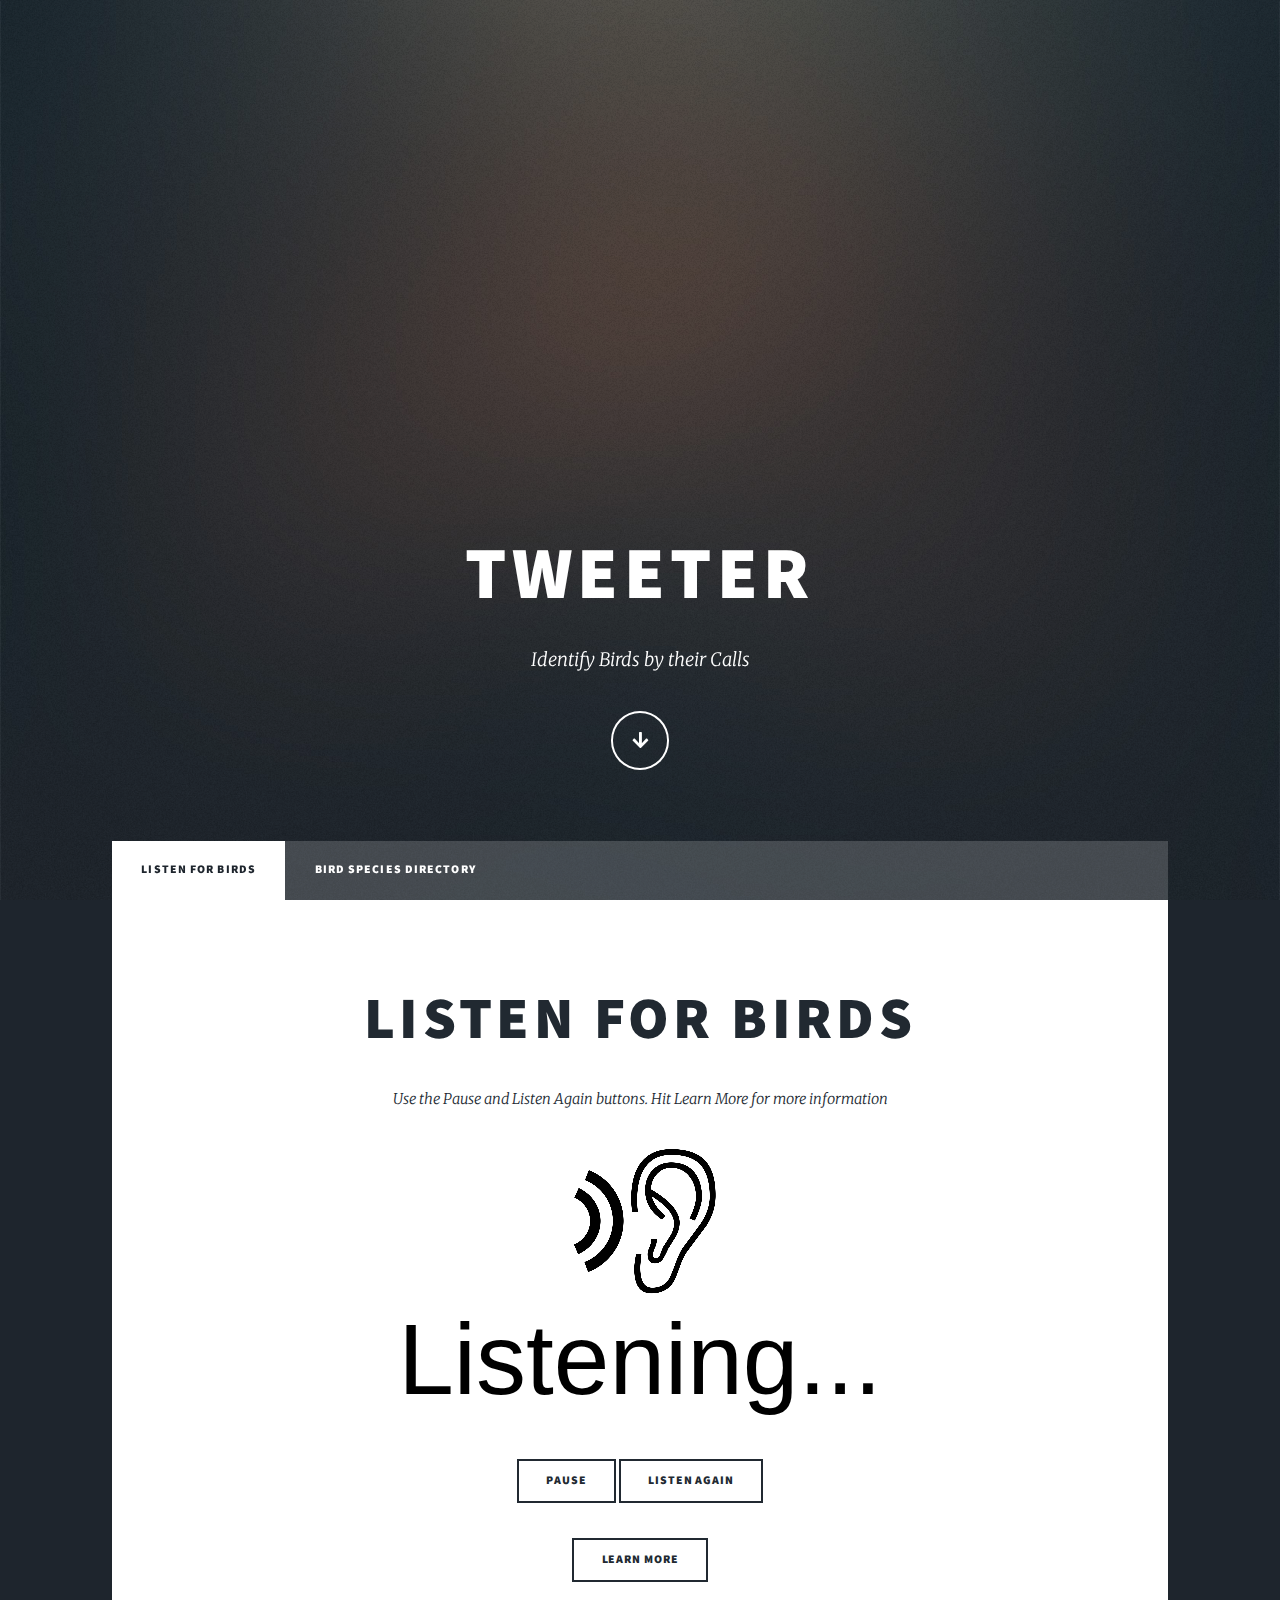
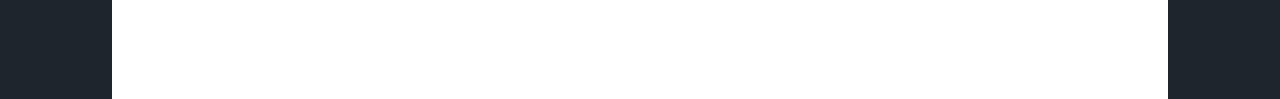
<file: listen.html>
<!DOCTYPE HTML>
<!--
	Massively by HTML5 UP
	html5up.net | @ajlkn
	Free for personal and commercial use under the CCA 3.0 license (html5up.net/license)
-->
<html>
	<head>
		<title>Tweeter</title>
		<meta charset="utf-8" />
		<meta name="viewport" content="width=device-width, initial-scale=1, user-scalable=no" />
		<link rel="stylesheet" href="assets/css/main.css" />
		<noscript><link rel="stylesheet" href="assets/css/noscript.css" /></noscript>


		<script src="assets/js/jquery.min.js"></script>
		<script src="assets/js/jquery.scrollex.min.js"></script>
		<script src="assets/js/jquery.scrolly.min.js"></script>
		<script src="assets/js/browser.min.js"></script>
		<script src="assets/js/breakpoints.min.js"></script>
		<script src="assets/js/util.js"></script>
		<script src="assets/js/main.js"></script>

		<script src="p5.js"></script>
		<script src="p5.dom.min.js"></script>
 	    <script src="p5.sound.min.js"></script>
	    <script src="ml5.min.js"></script>

		<script src="sketch.js"></script>
								
	</head>
	<body class="is-preload">

		<!-- Wrapper -->
			<div id="wrapper" class="fade-in">

				<!-- Intro -->
					<div id="intro">
						<h1>Tweeter</h1>
						<p>Identify Birds by their Calls</p>
						<ul class="actions">
							<li><a href="#header" class="button icon solid solo fa-arrow-down scrolly">Continue</a></li>
						</ul>
					</div>

				<!-- Header -->
					<header id="header">
						<a href="listen.html" class="logo">Tweeter</a>
						
					</header>

				<!-- Nav -->
					<nav id="nav">
						<ul class="links">
							<li class="active"><a href="listen.html">Listen for Birds</a></li>
							<li><a href="directory.html">Bird Species Directory</a></li>
							
							
						</ul>
					</nav>

				<!-- Main -->
				
					<div id="main">

						<!-- Featured Post -->
							<article class="post featured">
								<header class="major">
									
									<h2><a href="#">Listen For Birds</a></h2>
									<p>Use the Pause and Listen Again buttons. Hit Learn More for more information</p>
									
									<div id="myContainer">
										<script src="sketch.js"></script>
									</div>
									<div id="btnContainer" class="flex flex-space-between">
										<button onClick="noLoop()">Pause</button>
										<button onClick="loop()">Listen Again</button>
									</div>
									
									<br>
									<a href="directory.html" class="button">Learn More</a>
									
									
								
								
								</header>
							</article>

						

		<!-- Scripts -->
			<script src="assets/js/jquery.min.js"></script>
			<script src="assets/js/jquery.scrollex.min.js"></script>
			<script src="assets/js/jquery.scrolly.min.js"></script>
			<script src="assets/js/browser.min.js"></script>
			<script src="assets/js/breakpoints.min.js"></script>
			<script src="assets/js/util.js"></script>
			<script src="assets/js/main.js"></script>

	</body>
</html>
</file>
<file: assets/css/main.css>
@import url(fontawesome-all.min.css);
@import url("https://fonts.googleapis.com/css?family=Merriweather:300,700,300italic,700italic|Source+Sans+Pro:900");

/*
	Massively by HTML5 UP
	html5up.net | @ajlkn
	Free for personal and commercial use under the CCA 3.0 license (html5up.net/license)
*/

html, body, div, span, applet, object,
iframe, h1, h2, h3, h4, h5, h6, p, blockquote,
pre, a, abbr, acronym, address, big, cite,
code, del, dfn, em, img, ins, kbd, q, s, samp,
small, strike, strong, sub, sup, tt, var, b,
u, i, center, dl, dt, dd, ol, ul, li, fieldset,
form, label, legend, table, caption, tbody,
tfoot, thead, tr, th, td, article, aside,
canvas, details, embed, figure, figcaption,
footer, header, hgroup, menu, nav, output, ruby,
section, summary, time, mark, audio, video {
	margin: 0;
	padding: 0;
	border: 0;
	font-size: 100%;
	font: inherit;
	vertical-align: baseline;}

article, aside, details, figcaption, figure,
footer, header, hgroup, menu, nav, section {
	display: block;}

body {
	line-height: 1;
}

ol, ul {
	list-style: none;
}

blockquote, q {
	quotes: none;
}

	blockquote:before, blockquote:after, q:before, q:after {
		content: '';
		content: none;
	}

table {
	border-collapse: collapse;
	border-spacing: 0;
}

body {
	-webkit-text-size-adjust: none;
}

mark {
	background-color: transparent;
	color: inherit;
}

input::-moz-focus-inner {
	border: 0;
	padding: 0;
}

input, select, textarea {
	-moz-appearance: none;
	-webkit-appearance: none;
	-ms-appearance: none;
	appearance: none;
}

/* Basic */

	@-ms-viewport {
		width: device-width;
	}

	body {
		-ms-overflow-style: scrollbar;
	}

	@media screen and (max-width: 480px) {

		html, body {
			min-width: 320px;
		}

	}

	html {
		box-sizing: border-box;
	}

	*, *:before, *:after {
		box-sizing: inherit;
	}

	body {
		background-color: #1e252d;
	}

		body.is-preload *, body.is-preload *:before, body.is-preload *:after {
			-moz-animation: none !important;
			-webkit-animation: none !important;
			-ms-animation: none !important;
			animation: none !important;
			-moz-transition: none !important;
			-webkit-transition: none !important;
			-ms-transition: none !important;
			transition: none !important;
		}

/* Type */

	html {
		font-size: 16pt;
	}

		@media screen and (max-width: 1680px) {

			html {
				font-size: 12pt;
			}

		}

		@media screen and (max-width: 1280px) {

			html {
				font-size: 11pt;
			}

		}

		@media screen and (max-width: 360px) {

			html {
				font-size: 10pt;
			}

		}

	body {
		color: #212931;
	}

	body, input, select, textarea {
		font-family: "Merriweather", Georgia, serif;
		font-weight: 300;
		font-size: 1rem;
		line-height: 2.375;
	}

	a {
		-moz-transition: color 0.2s ease-in-out, background-color 0.2s ease-in-out, border-color 0.2s ease-in-out, box-shadow 0.2s ease-in-out;
		-webkit-transition: color 0.2s ease-in-out, background-color 0.2s ease-in-out, border-color 0.2s ease-in-out, box-shadow 0.2s ease-in-out;
		-ms-transition: color 0.2s ease-in-out, background-color 0.2s ease-in-out, border-color 0.2s ease-in-out, box-shadow 0.2s ease-in-out;
		transition: color 0.2s ease-in-out, background-color 0.2s ease-in-out, border-color 0.2s ease-in-out, box-shadow 0.2s ease-in-out;
		border-bottom: dotted 1px;
		text-decoration: none;
	}

		a:hover {
			border-bottom-color: transparent;
		}

	strong, b {
		font-weight: 600;
	}

	em, i {
		font-style: italic;
	}

	p {
		text-align: justify;
		margin: 0 0 2rem 0;
	}

	h1, h2, h3, h4, h5, h6 {
		font-family: "Source Sans Pro", Helvetica, sans-serif;
		font-weight: 900;
		line-height: 1.5;
		letter-spacing: 0.075em;
		text-transform: uppercase;
		margin: 0 0 1rem 0;
	}

		h1 a, h2 a, h3 a, h4 a, h5 a, h6 a {
			border-bottom: 0;
			color: inherit;
			text-decoration: none;
		}

	h1 {
		font-size: 4rem;
		line-height: 1.1;
		margin: 0 0 2rem 0;
	}

	h2 {
		font-size: 1.75rem;
		line-height: 1.3;
		margin: 0 0 1.5rem 0;
	}

	h3 {
		font-size: 1.25rem;
		margin: 0 0 1.5rem 0;
	}

	h4 {
		font-size: 1rem;
	}

	h5 {
		font-size: 0.9rem;
	}

	h6 {
		font-size: 0.8rem;
	}

	sub {
		font-size: 0.8rem;
		position: relative;
		top: 0.5rem;
	}

	sup {
		font-size: 0.8rem;
		position: relative;
		top: -0.5rem;
	}

	blockquote {
		border-left: solid 4px;
		font-style: italic;
		margin: 0 0 2rem 0;
		padding: 0.5rem 0 0.5rem 2rem;
	}

	code {
		border: solid 2px;
		font-family: "Courier New", monospace;
		font-size: 0.9rem;
		margin: 0 0.25rem;
		padding: 0.25rem 0.65rem;
	}

	pre {
		-webkit-overflow-scrolling: touch;
		font-family: "Courier New", monospace;
		font-size: 0.9rem;
		margin: 0 0 2rem 0;
	}

		pre code {
			display: block;
			line-height: 1.75;
			padding: 1rem 1.5rem;
			overflow-x: auto;
		}

	hr {
		border: 0;
		border-bottom: solid 2px;
		margin: 3rem 0;
	}

		hr.major {
			margin: 5rem 0;
		}

	.align-left {
		text-align: left;
	}

	.align-center {
		text-align: center;
	}

	.align-right {
		text-align: right;
	}

	input, select, textarea {
		color: #212931;
	}

	a {
		color: #212931;
		border-bottom-color: rgba(33, 41, 49, 0.5);
	}

		a:hover {
			border-bottom-color: transparent;
			color: #18bfef !important;
		}

	strong, b {
		color: #212931;
	}

	h1, h2, h3, h4, h5, h6 {
		color: #212931;
	}

	blockquote {
		border-left-color: #eeeeee;
	}

	code {
		background: rgba(220, 220, 220, 0.25);
		border-color: #eeeeee;
	}

	hr {
		border-bottom-color: #eeeeee;
	}

/* Row */

	.row {
		display: flex;
		flex-wrap: wrap;
		box-sizing: border-box;
		align-items: stretch;
	}

		.row > * {
			box-sizing: border-box;
		}

		.row.gtr-uniform > * > :last-child {
			margin-bottom: 0;
		}

		.row.aln-left {
			justify-content: flex-start;
		}

		.row.aln-center {
			justify-content: center;
		}

		.row.aln-right {
			justify-content: flex-end;
		}

		.row.aln-top {
			align-items: flex-start;
		}

		.row.aln-middle {
			align-items: center;
		}

		.row.aln-bottom {
			align-items: flex-end;
		}

		.row > .imp {
			order: -1;
		}

		.row > .col-1 {
			width: 8.33333%;
		}

		.row > .off-1 {
			margin-left: 8.33333%;
		}

		.row > .col-2 {
			width: 16.66667%;
		}

		.row > .off-2 {
			margin-left: 16.66667%;
		}

		.row > .col-3 {
			width: 25%;
		}

		.row > .off-3 {
			margin-left: 25%;
		}

		.row > .col-4 {
			width: 33.33333%;
		}

		.row > .off-4 {
			margin-left: 33.33333%;
		}

		.row > .col-5 {
			width: 41.66667%;
		}

		.row > .off-5 {
			margin-left: 41.66667%;
		}

		.row > .col-6 {
			width: 50%;
		}

		.row > .off-6 {
			margin-left: 50%;
		}

		.row > .col-7 {
			width: 58.33333%;
		}

		.row > .off-7 {
			margin-left: 58.33333%;
		}

		.row > .col-8 {
			width: 66.66667%;
		}

		.row > .off-8 {
			margin-left: 66.66667%;
		}

		.row > .col-9 {
			width: 75%;
		}

		.row > .off-9 {
			margin-left: 75%;
		}

		.row > .col-10 {
			width: 83.33333%;
		}

		.row > .off-10 {
			margin-left: 83.33333%;
		}

		.row > .col-11 {
			width: 91.66667%;
		}

		.row > .off-11 {
			margin-left: 91.66667%;
		}

		.row > .col-12 {
			width: 100%;
		}

		.row > .off-12 {
			margin-left: 100%;
		}

		.row.gtr-0 {
			margin-top: 0;
			margin-left: 0rem;
		}

			.row.gtr-0 > * {
				padding: 0 0 0 0rem;
			}

			.row.gtr-0.gtr-uniform {
				margin-top: 0rem;
			}

				.row.gtr-0.gtr-uniform > * {
					padding-top: 0rem;
				}

		.row.gtr-25 {
			margin-top: 0;
			margin-left: -0.375rem;
		}

			.row.gtr-25 > * {
				padding: 0 0 0 0.375rem;
			}

			.row.gtr-25.gtr-uniform {
				margin-top: -0.375rem;
			}

				.row.gtr-25.gtr-uniform > * {
					padding-top: 0.375rem;
				}

		.row.gtr-50 {
			margin-top: 0;
			margin-left: -0.75rem;
		}

			.row.gtr-50 > * {
				padding: 0 0 0 0.75rem;
			}

			.row.gtr-50.gtr-uniform {
				margin-top: -0.75rem;
			}

				.row.gtr-50.gtr-uniform > * {
					padding-top: 0.75rem;
				}

		.row {
			margin-top: 0;
			margin-left: -1.5rem;
		}

			.row > * {
				padding: 0 0 0 1.5rem;
			}

			.row.gtr-uniform {
				margin-top: -1.5rem;
			}

				.row.gtr-uniform > * {
					padding-top: 1.5rem;
				}

		.row.gtr-150 {
			margin-top: 0;
			margin-left: -2.25rem;
		}

			.row.gtr-150 > * {
				padding: 0 0 0 2.25rem;
			}

			.row.gtr-150.gtr-uniform {
				margin-top: -2.25rem;
			}

				.row.gtr-150.gtr-uniform > * {
					padding-top: 2.25rem;
				}

		.row.gtr-200 {
			margin-top: 0;
			margin-left: -3rem;
		}

			.row.gtr-200 > * {
				padding: 0 0 0 3rem;
			}

			.row.gtr-200.gtr-uniform {
				margin-top: -3rem;
			}

				.row.gtr-200.gtr-uniform > * {
					padding-top: 3rem;
				}

		@media screen and (max-width: 1680px) {

			.row {
				display: flex;
				flex-wrap: wrap;
				box-sizing: border-box;
				align-items: stretch;
			}

				.row > * {
					box-sizing: border-box;
				}

				.row.gtr-uniform > * > :last-child {
					margin-bottom: 0;
				}

				.row.aln-left {
					justify-content: flex-start;
				}

				.row.aln-center {
					justify-content: center;
				}

				.row.aln-right {
					justify-content: flex-end;
				}

				.row.aln-top {
					align-items: flex-start;
				}

				.row.aln-middle {
					align-items: center;
				}

				.row.aln-bottom {
					align-items: flex-end;
				}

				.row > .imp-xlarge {
					order: -1;
				}

				.row > .col-1-xlarge {
					width: 8.33333%;
				}

				.row > .off-1-xlarge {
					margin-left: 8.33333%;
				}

				.row > .col-2-xlarge {
					width: 16.66667%;
				}

				.row > .off-2-xlarge {
					margin-left: 16.66667%;
				}

				.row > .col-3-xlarge {
					width: 25%;
				}

				.row > .off-3-xlarge {
					margin-left: 25%;
				}

				.row > .col-4-xlarge {
					width: 33.33333%;
				}

				.row > .off-4-xlarge {
					margin-left: 33.33333%;
				}

				.row > .col-5-xlarge {
					width: 41.66667%;
				}

				.row > .off-5-xlarge {
					margin-left: 41.66667%;
				}

				.row > .col-6-xlarge {
					width: 50%;
				}

				.row > .off-6-xlarge {
					margin-left: 50%;
				}

				.row > .col-7-xlarge {
					width: 58.33333%;
				}

				.row > .off-7-xlarge {
					margin-left: 58.33333%;
				}

				.row > .col-8-xlarge {
					width: 66.66667%;
				}

				.row > .off-8-xlarge {
					margin-left: 66.66667%;
				}

				.row > .col-9-xlarge {
					width: 75%;
				}

				.row > .off-9-xlarge {
					margin-left: 75%;
				}

				.row > .col-10-xlarge {
					width: 83.33333%;
				}

				.row > .off-10-xlarge {
					margin-left: 83.33333%;
				}

				.row > .col-11-xlarge {
					width: 91.66667%;
				}

				.row > .off-11-xlarge {
					margin-left: 91.66667%;
				}

				.row > .col-12-xlarge {
					width: 100%;
				}

				.row > .off-12-xlarge {
					margin-left: 100%;
				}

				.row.gtr-0 {
					margin-top: 0;
					margin-left: 0rem;
				}

					.row.gtr-0 > * {
						padding: 0 0 0 0rem;
					}

					.row.gtr-0.gtr-uniform {
						margin-top: 0rem;
					}

						.row.gtr-0.gtr-uniform > * {
							padding-top: 0rem;
						}

				.row.gtr-25 {
					margin-top: 0;
					margin-left: -0.375rem;
				}

					.row.gtr-25 > * {
						padding: 0 0 0 0.375rem;
					}

					.row.gtr-25.gtr-uniform {
						margin-top: -0.375rem;
					}

						.row.gtr-25.gtr-uniform > * {
							padding-top: 0.375rem;
						}

				.row.gtr-50 {
					margin-top: 0;
					margin-left: -0.75rem;
				}

					.row.gtr-50 > * {
						padding: 0 0 0 0.75rem;
					}

					.row.gtr-50.gtr-uniform {
						margin-top: -0.75rem;
					}

						.row.gtr-50.gtr-uniform > * {
							padding-top: 0.75rem;
						}

				.row {
					margin-top: 0;
					margin-left: -1.5rem;
				}

					.row > * {
						padding: 0 0 0 1.5rem;
					}

					.row.gtr-uniform {
						margin-top: -1.5rem;
					}

						.row.gtr-uniform > * {
							padding-top: 1.5rem;
						}

				.row.gtr-150 {
					margin-top: 0;
					margin-left: -2.25rem;
				}

					.row.gtr-150 > * {
						padding: 0 0 0 2.25rem;
					}

					.row.gtr-150.gtr-uniform {
						margin-top: -2.25rem;
					}

						.row.gtr-150.gtr-uniform > * {
							padding-top: 2.25rem;
						}

				.row.gtr-200 {
					margin-top: 0;
					margin-left: -3rem;
				}

					.row.gtr-200 > * {
						padding: 0 0 0 3rem;
					}

					.row.gtr-200.gtr-uniform {
						margin-top: -3rem;
					}

						.row.gtr-200.gtr-uniform > * {
							padding-top: 3rem;
						}

		}

		@media screen and (max-width: 1280px) {

			.row {
				display: flex;
				flex-wrap: wrap;
				box-sizing: border-box;
				align-items: stretch;
			}

				.row > * {
					box-sizing: border-box;
				}

				.row.gtr-uniform > * > :last-child {
					margin-bottom: 0;
				}

				.row.aln-left {
					justify-content: flex-start;
				}

				.row.aln-center {
					justify-content: center;
				}

				.row.aln-right {
					justify-content: flex-end;
				}

				.row.aln-top {
					align-items: flex-start;
				}

				.row.aln-middle {
					align-items: center;
				}

				.row.aln-bottom {
					align-items: flex-end;
				}

				.row > .imp-large {
					order: -1;
				}

				.row > .col-1-large {
					width: 8.33333%;
				}

				.row > .off-1-large {
					margin-left: 8.33333%;
				}

				.row > .col-2-large {
					width: 16.66667%;
				}

				.row > .off-2-large {
					margin-left: 16.66667%;
				}

				.row > .col-3-large {
					width: 25%;
				}

				.row > .off-3-large {
					margin-left: 25%;
				}

				.row > .col-4-large {
					width: 33.33333%;
				}

				.row > .off-4-large {
					margin-left: 33.33333%;
				}

				.row > .col-5-large {
					width: 41.66667%;
				}

				.row > .off-5-large {
					margin-left: 41.66667%;
				}

				.row > .col-6-large {
					width: 50%;
				}

				.row > .off-6-large {
					margin-left: 50%;
				}

				.row > .col-7-large {
					width: 58.33333%;
				}

				.row > .off-7-large {
					margin-left: 58.33333%;
				}

				.row > .col-8-large {
					width: 66.66667%;
				}

				.row > .off-8-large {
					margin-left: 66.66667%;
				}

				.row > .col-9-large {
					width: 75%;
				}

				.row > .off-9-large {
					margin-left: 75%;
				}

				.row > .col-10-large {
					width: 83.33333%;
				}

				.row > .off-10-large {
					margin-left: 83.33333%;
				}

				.row > .col-11-large {
					width: 91.66667%;
				}

				.row > .off-11-large {
					margin-left: 91.66667%;
				}

				.row > .col-12-large {
					width: 100%;
				}

				.row > .off-12-large {
					margin-left: 100%;
				}

				.row.gtr-0 {
					margin-top: 0;
					margin-left: 0rem;
				}

					.row.gtr-0 > * {
						padding: 0 0 0 0rem;
					}

					.row.gtr-0.gtr-uniform {
						margin-top: 0rem;
					}

						.row.gtr-0.gtr-uniform > * {
							padding-top: 0rem;
						}

				.row.gtr-25 {
					margin-top: 0;
					margin-left: -0.375rem;
				}

					.row.gtr-25 > * {
						padding: 0 0 0 0.375rem;
					}

					.row.gtr-25.gtr-uniform {
						margin-top: -0.375rem;
					}

						.row.gtr-25.gtr-uniform > * {
							padding-top: 0.375rem;
						}

				.row.gtr-50 {
					margin-top: 0;
					margin-left: -0.75rem;
				}

					.row.gtr-50 > * {
						padding: 0 0 0 0.75rem;
					}

					.row.gtr-50.gtr-uniform {
						margin-top: -0.75rem;
					}

						.row.gtr-50.gtr-uniform > * {
							padding-top: 0.75rem;
						}

				.row {
					margin-top: 0;
					margin-left: -1.5rem;
				}

					.row > * {
						padding: 0 0 0 1.5rem;
					}

					.row.gtr-uniform {
						margin-top: -1.5rem;
					}

						.row.gtr-uniform > * {
							padding-top: 1.5rem;
						}

				.row.gtr-150 {
					margin-top: 0;
					margin-left: -2.25rem;
				}

					.row.gtr-150 > * {
						padding: 0 0 0 2.25rem;
					}

					.row.gtr-150.gtr-uniform {
						margin-top: -2.25rem;
					}

						.row.gtr-150.gtr-uniform > * {
							padding-top: 2.25rem;
						}

				.row.gtr-200 {
					margin-top: 0;
					margin-left: -3rem;
				}

					.row.gtr-200 > * {
						padding: 0 0 0 3rem;
					}

					.row.gtr-200.gtr-uniform {
						margin-top: -3rem;
					}

						.row.gtr-200.gtr-uniform > * {
							padding-top: 3rem;
						}

		}

		@media screen and (max-width: 980px) {

			.row {
				display: flex;
				flex-wrap: wrap;
				box-sizing: border-box;
				align-items: stretch;
			}

				.row > * {
					box-sizing: border-box;
				}

				.row.gtr-uniform > * > :last-child {
					margin-bottom: 0;
				}

				.row.aln-left {
					justify-content: flex-start;
				}

				.row.aln-center {
					justify-content: center;
				}

				.row.aln-right {
					justify-content: flex-end;
				}

				.row.aln-top {
					align-items: flex-start;
				}

				.row.aln-middle {
					align-items: center;
				}

				.row.aln-bottom {
					align-items: flex-end;
				}

				.row > .imp-medium {
					order: -1;
				}

				.row > .col-1-medium {
					width: 8.33333%;
				}

				.row > .off-1-medium {
					margin-left: 8.33333%;
				}

				.row > .col-2-medium {
					width: 16.66667%;
				}

				.row > .off-2-medium {
					margin-left: 16.66667%;
				}

				.row > .col-3-medium {
					width: 25%;
				}

				.row > .off-3-medium {
					margin-left: 25%;
				}

				.row > .col-4-medium {
					width: 33.33333%;
				}

				.row > .off-4-medium {
					margin-left: 33.33333%;
				}

				.row > .col-5-medium {
					width: 41.66667%;
				}

				.row > .off-5-medium {
					margin-left: 41.66667%;
				}

				.row > .col-6-medium {
					width: 50%;
				}

				.row > .off-6-medium {
					margin-left: 50%;
				}

				.row > .col-7-medium {
					width: 58.33333%;
				}

				.row > .off-7-medium {
					margin-left: 58.33333%;
				}

				.row > .col-8-medium {
					width: 66.66667%;
				}

				.row > .off-8-medium {
					margin-left: 66.66667%;
				}

				.row > .col-9-medium {
					width: 75%;
				}

				.row > .off-9-medium {
					margin-left: 75%;
				}

				.row > .col-10-medium {
					width: 83.33333%;
				}

				.row > .off-10-medium {
					margin-left: 83.33333%;
				}

				.row > .col-11-medium {
					width: 91.66667%;
				}

				.row > .off-11-medium {
					margin-left: 91.66667%;
				}

				.row > .col-12-medium {
					width: 100%;
				}

				.row > .off-12-medium {
					margin-left: 100%;
				}

				.row.gtr-0 {
					margin-top: 0;
					margin-left: 0rem;
				}

					.row.gtr-0 > * {
						padding: 0 0 0 0rem;
					}

					.row.gtr-0.gtr-uniform {
						margin-top: 0rem;
					}

						.row.gtr-0.gtr-uniform > * {
							padding-top: 0rem;
						}

				.row.gtr-25 {
					margin-top: 0;
					margin-left: -0.375rem;
				}

					.row.gtr-25 > * {
						padding: 0 0 0 0.375rem;
					}

					.row.gtr-25.gtr-uniform {
						margin-top: -0.375rem;
					}

						.row.gtr-25.gtr-uniform > * {
							padding-top: 0.375rem;
						}

				.row.gtr-50 {
					margin-top: 0;
					margin-left: -0.75rem;
				}

					.row.gtr-50 > * {
						padding: 0 0 0 0.75rem;
					}

					.row.gtr-50.gtr-uniform {
						margin-top: -0.75rem;
					}

						.row.gtr-50.gtr-uniform > * {
							padding-top: 0.75rem;
						}

				.row {
					margin-top: 0;
					margin-left: -1.5rem;
				}

					.row > * {
						padding: 0 0 0 1.5rem;
					}

					.row.gtr-uniform {
						margin-top: -1.5rem;
					}

						.row.gtr-uniform > * {
							padding-top: 1.5rem;
						}

				.row.gtr-150 {
					margin-top: 0;
					margin-left: -2.25rem;
				}

					.row.gtr-150 > * {
						padding: 0 0 0 2.25rem;
					}

					.row.gtr-150.gtr-uniform {
						margin-top: -2.25rem;
					}

						.row.gtr-150.gtr-uniform > * {
							padding-top: 2.25rem;
						}

				.row.gtr-200 {
					margin-top: 0;
					margin-left: -3rem;
				}

					.row.gtr-200 > * {
						padding: 0 0 0 3rem;
					}

					.row.gtr-200.gtr-uniform {
						margin-top: -3rem;
					}

						.row.gtr-200.gtr-uniform > * {
							padding-top: 3rem;
						}

		}

		@media screen and (max-width: 736px) {

			.row {
				display: flex;
				flex-wrap: wrap;
				box-sizing: border-box;
				align-items: stretch;
			}

				.row > * {
					box-sizing: border-box;
				}

				.row.gtr-uniform > * > :last-child {
					margin-bottom: 0;
				}

				.row.aln-left {
					justify-content: flex-start;
				}

				.row.aln-center {
					justify-content: center;
				}

				.row.aln-right {
					justify-content: flex-end;
				}

				.row.aln-top {
					align-items: flex-start;
				}

				.row.aln-middle {
					align-items: center;
				}

				.row.aln-bottom {
					align-items: flex-end;
				}

				.row > .imp-small {
					order: -1;
				}

				.row > .col-1-small {
					width: 8.33333%;
				}

				.row > .off-1-small {
					margin-left: 8.33333%;
				}

				.row > .col-2-small {
					width: 16.66667%;
				}

				.row > .off-2-small {
					margin-left: 16.66667%;
				}

				.row > .col-3-small {
					width: 25%;
				}

				.row > .off-3-small {
					margin-left: 25%;
				}

				.row > .col-4-small {
					width: 33.33333%;
				}

				.row > .off-4-small {
					margin-left: 33.33333%;
				}

				.row > .col-5-small {
					width: 41.66667%;
				}

				.row > .off-5-small {
					margin-left: 41.66667%;
				}

				.row > .col-6-small {
					width: 50%;
				}

				.row > .off-6-small {
					margin-left: 50%;
				}

				.row > .col-7-small {
					width: 58.33333%;
				}

				.row > .off-7-small {
					margin-left: 58.33333%;
				}

				.row > .col-8-small {
					width: 66.66667%;
				}

				.row > .off-8-small {
					margin-left: 66.66667%;
				}

				.row > .col-9-small {
					width: 75%;
				}

				.row > .off-9-small {
					margin-left: 75%;
				}

				.row > .col-10-small {
					width: 83.33333%;
				}

				.row > .off-10-small {
					margin-left: 83.33333%;
				}

				.row > .col-11-small {
					width: 91.66667%;
				}

				.row > .off-11-small {
					margin-left: 91.66667%;
				}

				.row > .col-12-small {
					width: 100%;
				}

				.row > .off-12-small {
					margin-left: 100%;
				}

				.row.gtr-0 {
					margin-top: 0;
					margin-left: 0rem;
				}

					.row.gtr-0 > * {
						padding: 0 0 0 0rem;
					}

					.row.gtr-0.gtr-uniform {
						margin-top: 0rem;
					}

						.row.gtr-0.gtr-uniform > * {
							padding-top: 0rem;
						}

				.row.gtr-25 {
					margin-top: 0;
					margin-left: -0.375rem;
				}

					.row.gtr-25 > * {
						padding: 0 0 0 0.375rem;
					}

					.row.gtr-25.gtr-uniform {
						margin-top: -0.375rem;
					}

						.row.gtr-25.gtr-uniform > * {
							padding-top: 0.375rem;
						}

				.row.gtr-50 {
					margin-top: 0;
					margin-left: -0.75rem;
				}

					.row.gtr-50 > * {
						padding: 0 0 0 0.75rem;
					}

					.row.gtr-50.gtr-uniform {
						margin-top: -0.75rem;
					}

						.row.gtr-50.gtr-uniform > * {
							padding-top: 0.75rem;
						}

				.row {
					margin-top: 0;
					margin-left: -1.5rem;
				}

					.row > * {
						padding: 0 0 0 1.5rem;
					}

					.row.gtr-uniform {
						margin-top: -1.5rem;
					}

						.row.gtr-uniform > * {
							padding-top: 1.5rem;
						}

				.row.gtr-150 {
					margin-top: 0;
					margin-left: -2.25rem;
				}

					.row.gtr-150 > * {
						padding: 0 0 0 2.25rem;
					}

					.row.gtr-150.gtr-uniform {
						margin-top: -2.25rem;
					}

						.row.gtr-150.gtr-uniform > * {
							padding-top: 2.25rem;
						}

				.row.gtr-200 {
					margin-top: 0;
					margin-left: -3rem;
				}

					.row.gtr-200 > * {
						padding: 0 0 0 3rem;
					}

					.row.gtr-200.gtr-uniform {
						margin-top: -3rem;
					}

						.row.gtr-200.gtr-uniform > * {
							padding-top: 3rem;
						}

		}

		@media screen and (max-width: 480px) {

			.row {
				display: flex;
				flex-wrap: wrap;
				box-sizing: border-box;
				align-items: stretch;
			}

				.row > * {
					box-sizing: border-box;
				}

				.row.gtr-uniform > * > :last-child {
					margin-bottom: 0;
				}

				.row.aln-left {
					justify-content: flex-start;
				}

				.row.aln-center {
					justify-content: center;
				}

				.row.aln-right {
					justify-content: flex-end;
				}

				.row.aln-top {
					align-items: flex-start;
				}

				.row.aln-middle {
					align-items: center;
				}

				.row.aln-bottom {
					align-items: flex-end;
				}

				.row > .imp-xsmall {
					order: -1;
				}

				.row > .col-1-xsmall {
					width: 8.33333%;
				}

				.row > .off-1-xsmall {
					margin-left: 8.33333%;
				}

				.row > .col-2-xsmall {
					width: 16.66667%;
				}

				.row > .off-2-xsmall {
					margin-left: 16.66667%;
				}

				.row > .col-3-xsmall {
					width: 25%;
				}

				.row > .off-3-xsmall {
					margin-left: 25%;
				}

				.row > .col-4-xsmall {
					width: 33.33333%;
				}

				.row > .off-4-xsmall {
					margin-left: 33.33333%;
				}

				.row > .col-5-xsmall {
					width: 41.66667%;
				}

				.row > .off-5-xsmall {
					margin-left: 41.66667%;
				}

				.row > .col-6-xsmall {
					width: 50%;
				}

				.row > .off-6-xsmall {
					margin-left: 50%;
				}

				.row > .col-7-xsmall {
					width: 58.33333%;
				}

				.row > .off-7-xsmall {
					margin-left: 58.33333%;
				}

				.row > .col-8-xsmall {
					width: 66.66667%;
				}

				.row > .off-8-xsmall {
					margin-left: 66.66667%;
				}

				.row > .col-9-xsmall {
					width: 75%;
				}

				.row > .off-9-xsmall {
					margin-left: 75%;
				}

				.row > .col-10-xsmall {
					width: 83.33333%;
				}

				.row > .off-10-xsmall {
					margin-left: 83.33333%;
				}

				.row > .col-11-xsmall {
					width: 91.66667%;
				}

				.row > .off-11-xsmall {
					margin-left: 91.66667%;
				}

				.row > .col-12-xsmall {
					width: 100%;
				}

				.row > .off-12-xsmall {
					margin-left: 100%;
				}

				.row.gtr-0 {
					margin-top: 0;
					margin-left: 0rem;
				}

					.row.gtr-0 > * {
						padding: 0 0 0 0rem;
					}

					.row.gtr-0.gtr-uniform {
						margin-top: 0rem;
					}

						.row.gtr-0.gtr-uniform > * {
							padding-top: 0rem;
						}

				.row.gtr-25 {
					margin-top: 0;
					margin-left: -0.375rem;
				}

					.row.gtr-25 > * {
						padding: 0 0 0 0.375rem;
					}

					.row.gtr-25.gtr-uniform {
						margin-top: -0.375rem;
					}

						.row.gtr-25.gtr-uniform > * {
							padding-top: 0.375rem;
						}

				.row.gtr-50 {
					margin-top: 0;
					margin-left: -0.75rem;
				}

					.row.gtr-50 > * {
						padding: 0 0 0 0.75rem;
					}

					.row.gtr-50.gtr-uniform {
						margin-top: -0.75rem;
					}

						.row.gtr-50.gtr-uniform > * {
							padding-top: 0.75rem;
						}

				.row {
					margin-top: 0;
					margin-left: -1.5rem;
				}

					.row > * {
						padding: 0 0 0 1.5rem;
					}

					.row.gtr-uniform {
						margin-top: -1.5rem;
					}

						.row.gtr-uniform > * {
							padding-top: 1.5rem;
						}

				.row.gtr-150 {
					margin-top: 0;
					margin-left: -2.25rem;
				}

					.row.gtr-150 > * {
						padding: 0 0 0 2.25rem;
					}

					.row.gtr-150.gtr-uniform {
						margin-top: -2.25rem;
					}

						.row.gtr-150.gtr-uniform > * {
							padding-top: 2.25rem;
						}

				.row.gtr-200 {
					margin-top: 0;
					margin-left: -3rem;
				}

					.row.gtr-200 > * {
						padding: 0 0 0 3rem;
					}

					.row.gtr-200.gtr-uniform {
						margin-top: -3rem;
					}

						.row.gtr-200.gtr-uniform > * {
							padding-top: 3rem;
						}

		}

		@media screen and (max-width: 360px) {

			.row {
				display: flex;
				flex-wrap: wrap;
				box-sizing: border-box;
				align-items: stretch;
			}

				.row > * {
					box-sizing: border-box;
				}

				.row.gtr-uniform > * > :last-child {
					margin-bottom: 0;
				}

				.row.aln-left {
					justify-content: flex-start;
				}

				.row.aln-center {
					justify-content: center;
				}

				.row.aln-right {
					justify-content: flex-end;
				}

				.row.aln-top {
					align-items: flex-start;
				}

				.row.aln-middle {
					align-items: center;
				}

				.row.aln-bottom {
					align-items: flex-end;
				}

				.row > .imp-xxsmall {
					order: -1;
				}

				.row > .col-1-xxsmall {
					width: 8.33333%;
				}

				.row > .off-1-xxsmall {
					margin-left: 8.33333%;
				}

				.row > .col-2-xxsmall {
					width: 16.66667%;
				}

				.row > .off-2-xxsmall {
					margin-left: 16.66667%;
				}

				.row > .col-3-xxsmall {
					width: 25%;
				}

				.row > .off-3-xxsmall {
					margin-left: 25%;
				}

				.row > .col-4-xxsmall {
					width: 33.33333%;
				}

				.row > .off-4-xxsmall {
					margin-left: 33.33333%;
				}

				.row > .col-5-xxsmall {
					width: 41.66667%;
				}

				.row > .off-5-xxsmall {
					margin-left: 41.66667%;
				}

				.row > .col-6-xxsmall {
					width: 50%;
				}

				.row > .off-6-xxsmall {
					margin-left: 50%;
				}

				.row > .col-7-xxsmall {
					width: 58.33333%;
				}

				.row > .off-7-xxsmall {
					margin-left: 58.33333%;
				}

				.row > .col-8-xxsmall {
					width: 66.66667%;
				}

				.row > .off-8-xxsmall {
					margin-left: 66.66667%;
				}

				.row > .col-9-xxsmall {
					width: 75%;
				}

				.row > .off-9-xxsmall {
					margin-left: 75%;
				}

				.row > .col-10-xxsmall {
					width: 83.33333%;
				}

				.row > .off-10-xxsmall {
					margin-left: 83.33333%;
				}

				.row > .col-11-xxsmall {
					width: 91.66667%;
				}

				.row > .off-11-xxsmall {
					margin-left: 91.66667%;
				}

				.row > .col-12-xxsmall {
					width: 100%;
				}

				.row > .off-12-xxsmall {
					margin-left: 100%;
				}

				.row.gtr-0 {
					margin-top: 0;
					margin-left: 0rem;
				}

					.row.gtr-0 > * {
						padding: 0 0 0 0rem;
					}

					.row.gtr-0.gtr-uniform {
						margin-top: 0rem;
					}

						.row.gtr-0.gtr-uniform > * {
							padding-top: 0rem;
						}

				.row.gtr-25 {
					margin-top: 0;
					margin-left: -0.375rem;
				}

					.row.gtr-25 > * {
						padding: 0 0 0 0.375rem;
					}

					.row.gtr-25.gtr-uniform {
						margin-top: -0.375rem;
					}

						.row.gtr-25.gtr-uniform > * {
							padding-top: 0.375rem;
						}

				.row.gtr-50 {
					margin-top: 0;
					margin-left: -0.75rem;
				}

					.row.gtr-50 > * {
						padding: 0 0 0 0.75rem;
					}

					.row.gtr-50.gtr-uniform {
						margin-top: -0.75rem;
					}

						.row.gtr-50.gtr-uniform > * {
							padding-top: 0.75rem;
						}

				.row {
					margin-top: 0;
					margin-left: -1.5rem;
				}

					.row > * {
						padding: 0 0 0 1.5rem;
					}

					.row.gtr-uniform {
						margin-top: -1.5rem;
					}

						.row.gtr-uniform > * {
							padding-top: 1.5rem;
						}

				.row.gtr-150 {
					margin-top: 0;
					margin-left: -2.25rem;
				}

					.row.gtr-150 > * {
						padding: 0 0 0 2.25rem;
					}

					.row.gtr-150.gtr-uniform {
						margin-top: -2.25rem;
					}

						.row.gtr-150.gtr-uniform > * {
							padding-top: 2.25rem;
						}

				.row.gtr-200 {
					margin-top: 0;
					margin-left: -3rem;
				}

					.row.gtr-200 > * {
						padding: 0 0 0 3rem;
					}

					.row.gtr-200.gtr-uniform {
						margin-top: -3rem;
					}

						.row.gtr-200.gtr-uniform > * {
							padding-top: 3rem;
						}

		}

/* Box */

	.box {
		border: solid 2px;
		margin-bottom: 2rem;
		padding: 1.5rem;
	}

		.box > :last-child,
		.box > :last-child > :last-child,
		.box > :last-child > :last-child > :last-child {
			margin-bottom: 0;
		}

		.box.alt {
			border: 0;
			border-radius: 0;
			padding: 0;
		}

	.box {
		border-color: #eeeeee;
	}

/* Button */

	input[type="submit"],
	input[type="reset"],
	input[type="button"],
	button,
	.button {
		-moz-appearance: none;
		-webkit-appearance: none;
		-ms-appearance: none;
		appearance: none;
		-moz-transition: background-color 0.2s ease-in-out, box-shadow 0.2s ease-in-out, color 0.2s ease-in-out;
		-webkit-transition: background-color 0.2s ease-in-out, box-shadow 0.2s ease-in-out, color 0.2s ease-in-out;
		-ms-transition: background-color 0.2s ease-in-out, box-shadow 0.2s ease-in-out, color 0.2s ease-in-out;
		transition: background-color 0.2s ease-in-out, box-shadow 0.2s ease-in-out, color 0.2s ease-in-out;
		border: 0;
		border-radius: 0;
		cursor: pointer;
		display: inline-block;
		font-family: "Source Sans Pro", Helvetica, sans-serif;
		font-size: 0.8rem;
		font-weight: 900;
		letter-spacing: 0.075em;
		height: 3rem;
		line-height: 3rem;
		padding: 0 2rem;
		text-align: center;
		text-decoration: none;
		text-transform: uppercase;
		white-space: nowrap;
	}

		input[type="submit"].icon:before,
		input[type="reset"].icon:before,
		input[type="button"].icon:before,
		button.icon:before,
		.button.icon:before {
			margin-right: 0.5rem;
		}

		input[type="submit"].icon.solo,
		input[type="reset"].icon.solo,
		input[type="button"].icon.solo,
		button.icon.solo,
		.button.icon.solo {
			position: relative;
			width: 4rem;
			height: 4rem;
			line-height: 4rem;
			border-radius: 4rem;
			text-indent: 4rem;
			overflow: hidden;
			padding: 0;
			white-space: nowrap;
		}

			input[type="submit"].icon.solo:before,
			input[type="reset"].icon.solo:before,
			input[type="button"].icon.solo:before,
			button.icon.solo:before,
			.button.icon.solo:before {
				position: absolute;
				display: block;
				top: 0;
				left: 0;
				width: inherit;
				height: inherit;
				line-height: inherit;
				font-size: 1.25rem;
				margin-right: 0;
				text-align: center;
				text-indent: 0;
			}

		input[type="submit"].fit,
		input[type="reset"].fit,
		input[type="button"].fit,
		button.fit,
		.button.fit {
			width: 100%;
		}

		input[type="submit"].small,
		input[type="reset"].small,
		input[type="button"].small,
		button.small,
		.button.small {
			font-size: 0.7rem;
			height: 2.5rem;
			line-height: 2.5rem;
			padding: 0 1.5rem;
		}

		input[type="submit"].large,
		input[type="reset"].large,
		input[type="button"].large,
		button.large,
		.button.large {
			font-size: 0.9rem;
			height: 3.5rem;
			line-height: 3.5rem;
			padding: 0 2.75rem;
		}

		@media screen and (max-width: 980px) {

			input[type="submit"],
			input[type="reset"],
			input[type="button"],
			button,
			.button {
				font-size: 0.9rem;
				height: 3.25rem;
				line-height: 3.25rem;
			}

				input[type="submit"].large,
				input[type="reset"].large,
				input[type="button"].large,
				button.large,
				.button.large {
					font-size: 1rem;
					height: 3.75rem;
					line-height: 3.75rem;
				}

		}

		input[type="submit"].disabled, input[type="submit"]:disabled,
		input[type="reset"].disabled,
		input[type="reset"]:disabled,
		input[type="button"].disabled,
		input[type="button"]:disabled,
		button.disabled,
		button:disabled,
		.button.disabled,
		.button:disabled {
			pointer-events: none;
			opacity: 0.25;
		}

	input[type="submit"],
	input[type="reset"],
	input[type="button"],
	button,
	.button {
		background-color: transparent;
		box-shadow: inset 0 0 0 2px #212931;
		color: #212931 !important;
	}

		input[type="submit"]:hover,
		input[type="reset"]:hover,
		input[type="button"]:hover,
		button:hover,
		.button:hover {
			box-shadow: inset 0 0 0 2px #18bfef;
			color: #18bfef !important;
		}

		input[type="submit"].primary,
		input[type="reset"].primary,
		input[type="button"].primary,
		button.primary,
		.button.primary {
			background-color: #212931;
			box-shadow: none;
			color: #ffffff !important;
		}

			input[type="submit"].primary:hover,
			input[type="reset"].primary:hover,
			input[type="button"].primary:hover,
			button.primary:hover,
			.button.primary:hover {
				background-color: #18bfef;
			}

/* Form */

	form {
		margin: 0 0 2rem 0;
	}

		form > :last-child {
			margin-bottom: 0;
		}

		form > .fields {
			display: -moz-flex;
			display: -webkit-flex;
			display: -ms-flex;
			display: flex;
			-moz-flex-wrap: wrap;
			-webkit-flex-wrap: wrap;
			-ms-flex-wrap: wrap;
			flex-wrap: wrap;
			width: calc(100% + 3rem);
			margin: -1.5rem 0 2rem -1.5rem;
		}

			form > .fields > .field {
				-moz-flex-grow: 0;
				-webkit-flex-grow: 0;
				-ms-flex-grow: 0;
				flex-grow: 0;
				-moz-flex-shrink: 0;
				-webkit-flex-shrink: 0;
				-ms-flex-shrink: 0;
				flex-shrink: 0;
				padding: 1.5rem 0 0 1.5rem;
				width: calc(100% - 1.5rem);
			}

				form > .fields > .field.half {
					width: calc(50% - 0.75rem);
				}

				form > .fields > .field.third {
					width: calc(100%/3 - 0.5rem);
				}

				form > .fields > .field.quarter {
					width: calc(25% - 0.375rem);
				}

		@media screen and (max-width: 480px) {

			form > .fields {
				width: calc(100% + 3rem);
				margin: -1.5rem 0 2rem -1.5rem;
			}

				form > .fields > .field {
					padding: 1.5rem 0 0 1.5rem;
					width: calc(100% - 1.5rem);
				}

					form > .fields > .field.half {
						width: calc(100% - 1.5rem);
					}

					form > .fields > .field.third {
						width: calc(100% - 1.5rem);
					}

					form > .fields > .field.quarter {
						width: calc(100% - 1.5rem);
					}

		}

	label {
		display: block;
		font-family: "Source Sans Pro", Helvetica, sans-serif;
		font-weight: 900;
		line-height: 1.5;
		letter-spacing: 0.075em;
		font-size: 0.8rem;
		text-transform: uppercase;
		margin: 0 0 0.75rem 0;
	}

		@media screen and (max-width: 980px) {

			label {
				font-size: 0.9rem;
			}

		}

	input[type="text"],
	input[type="password"],
	input[type="email"],
	select,
	textarea {
		-moz-appearance: none;
		-webkit-appearance: none;
		-ms-appearance: none;
		appearance: none;
		background: transparent;
		border-radius: 0;
		border: solid 2px;
		color: inherit;
		display: block;
		outline: 0;
		padding: 0 1rem;
		text-decoration: none;
		width: 100%;
	}

		input[type="text"]:invalid,
		input[type="password"]:invalid,
		input[type="email"]:invalid,
		select:invalid,
		textarea:invalid {
			box-shadow: none;
		}

	select {
		background-size: 1.25rem;
		background-repeat: no-repeat;
		background-position: calc(100% - 1rem) center;
		height: 3rem;
		padding-right: 3rem;
		text-overflow: ellipsis;
	}

		select:focus::-ms-value {
			background-color: transparent;
		}

		select::-ms-expand {
			display: none;
		}

	input[type="text"],
	input[type="password"],
	input[type="email"],
	select {
		height: 3rem;
	}

	textarea {
		padding: 0.75rem 1rem;
	}

	input[type="checkbox"],
	input[type="radio"] {
		-moz-appearance: none;
		-webkit-appearance: none;
		-ms-appearance: none;
		appearance: none;
		display: block;
		float: left;
		margin-right: -2rem;
		opacity: 0;
		width: 1rem;
		z-index: -1;
	}

		input[type="checkbox"] + label,
		input[type="radio"] + label {
			text-decoration: none;
			cursor: pointer;
			display: inline-block;
			font-size: 1rem;
			letter-spacing: 0;
			font-family: "Merriweather", Georgia, serif;
			text-transform: none;
			font-weight: 300;
			padding-left: 2.8rem;
			padding-right: 1rem;
			position: relative;
		}

			input[type="checkbox"] + label:before,
			input[type="radio"] + label:before {
				-moz-osx-font-smoothing: grayscale;
				-webkit-font-smoothing: antialiased;
				display: inline-block;
				font-style: normal;
				font-variant: normal;
				text-rendering: auto;
				line-height: 1;
				text-transform: none !important;
				font-family: 'Font Awesome 5 Free';
				font-weight: 900;
			}

			input[type="checkbox"] + label:before,
			input[type="radio"] + label:before {
				border-radius: 0;
				border: solid 2px;
				content: '';
				display: inline-block;
				font-size: 0.8rem;
				height: 1.8rem;
				left: 0;
				line-height: 1.65rem;
				position: absolute;
				text-align: center;
				top: -0.125rem;
				width: 1.8rem;
			}

		input[type="checkbox"]:checked + label:before,
		input[type="radio"]:checked + label:before {
			content: '\f00c';
		}

	input[type="checkbox"] + label:before {
		border-radius: 0;
	}

	input[type="radio"] + label:before {
		border-radius: 100%;
	}

	::-webkit-input-placeholder {
		opacity: 1.0;
	}

	:-moz-placeholder {
		opacity: 1.0;
	}

	::-moz-placeholder {
		opacity: 1.0;
	}

	:-ms-input-placeholder {
		opacity: 1.0;
	}

	label {
		color: #212931;
	}

	input[type="text"],
	input[type="password"],
	input[type="email"],
	select,
	textarea {
		border-color: #eeeeee;
	}

		input[type="text"]:focus,
		input[type="password"]:focus,
		input[type="email"]:focus,
		select:focus,
		textarea:focus {
			border-color: #18bfef;
		}

	select {
		background-image: url("data:image/svg+xml;charset=utf8,%3Csvg xmlns='http://www.w3.org/2000/svg' width='40' height='40' preserveAspectRatio='none' viewBox='0 0 40 40'%3E%3Cpath d='M9.4,12.3l10.4,10.4l10.4-10.4c0.2-0.2,0.5-0.4,0.9-0.4c0.3,0,0.6,0.1,0.9,0.4l3.3,3.3c0.2,0.2,0.4,0.5,0.4,0.9 c0,0.4-0.1,0.6-0.4,0.9L20.7,31.9c-0.2,0.2-0.5,0.4-0.9,0.4c-0.3,0-0.6-0.1-0.9-0.4L4.3,17.3c-0.2-0.2-0.4-0.5-0.4-0.9 c0-0.4,0.1-0.6,0.4-0.9l3.3-3.3c0.2-0.2,0.5-0.4,0.9-0.4S9.1,12.1,9.4,12.3z' fill='%23eeeeee' /%3E%3C/svg%3E");
	}

		select option {
			background-color: #ffffff;
			color: #212931;
		}

	.select-wrapper:before {
		color: #eeeeee;
	}

	input[type="checkbox"] + label,
	input[type="radio"] + label {
		color: #212931;
	}

		input[type="checkbox"] + label:before,
		input[type="radio"] + label:before {
			border-color: #eeeeee;
		}

	input[type="checkbox"]:checked + label:before,
	input[type="radio"]:checked + label:before {
		background-color: #212931;
		border-color: #212931;
		color: #ffffff;
	}

	input[type="checkbox"]:focus + label:before,
	input[type="radio"]:focus + label:before {
		border-color: #18bfef;
	}

	::-webkit-input-placeholder {
		color: #909498 !important;
	}

	:-moz-placeholder {
		color: #909498 !important;
	}

	::-moz-placeholder {
		color: #909498 !important;
	}

	:-ms-input-placeholder {
		color: #909498 !important;
	}

	.formerize-placeholder {
		color: #909498 !important;
	}

/* Icon */

	.icon {
		text-decoration: none;
		border-bottom: none;
		position: relative;
	}

		.icon:before {
			-moz-osx-font-smoothing: grayscale;
			-webkit-font-smoothing: antialiased;
			display: inline-block;
			font-style: normal;
			font-variant: normal;
			text-rendering: auto;
			line-height: 1;
			text-transform: none !important;
			font-family: 'Font Awesome 5 Free';
			font-weight: 400;
		}

		.icon > .label {
			display: none;
		}

		.icon:before {
			line-height: inherit;
		}

		.icon.solid:before {
			font-weight: 900;
		}

		.icon.brands:before {
			font-family: 'Font Awesome 5 Brands';
		}

/* Image */

	.image {
		border: 0;
		display: inline-block;
		position: relative;
	}

		.image img {
			display: block;
		}

		.image.left, .image.right {
			max-width: 40%;
		}

			.image.left img, .image.right img {
				width: 100%;
			}

		.image.left {
			float: left;
			margin: 0 2rem 2rem 0;
			top: 0.75rem;
		}

		.image.right {
			float: right;
			margin: 0 0 2rem 2rem;
			top: 0.75rem;
		}

		.image.fit {
			display: block;
			margin: 2.5rem 0;
			width: 100%;
		}

			.image.fit:first-child {
				margin-top: 0;
			}

			.image.fit img {
				width: 100%;
			}

		.image.main {
			display: block;
			margin: 4rem 0;
			width: 100%;
		}

			.image.main:first-child {
				margin-top: 0;
			}

			.image.main img {
				width: 100%;
			}

		@media screen and (max-width: 736px) {

			.image.fit {
				margin: 2rem 0;
			}

			.image.main {
				margin: 2rem 0;
			}

		}

	a.image {
		overflow: hidden;
	}

		a.image img {
			-moz-transition: -moz-transform 0.2s ease-out;
			-webkit-transition: -webkit-transform 0.2s ease-out;
			-ms-transition: -ms-transform 0.2s ease-out;
			transition: transform 0.2s ease-out;
		}

		a.image:hover img {
			-moz-transform: scale(1.05);
			-webkit-transform: scale(1.05);
			-ms-transform: scale(1.05);
			transform: scale(1.05);
		}

/* Actions */

	ul.actions {
		display: -moz-flex;
		display: -webkit-flex;
		display: -ms-flex;
		display: flex;
		cursor: default;
		list-style: none;
		margin-left: -1rem;
		padding-left: 0;
	}

		ul.actions li {
			padding: 0 0 0 1rem;
			vertical-align: middle;
		}

		ul.actions.special {
			-moz-justify-content: center;
			-webkit-justify-content: center;
			-ms-justify-content: center;
			justify-content: center;
			width: 100%;
			margin-left: 0;
		}

			ul.actions.special li:first-child {
				padding-left: 0;
			}

		ul.actions.stacked {
			-moz-flex-direction: column;
			-webkit-flex-direction: column;
			-ms-flex-direction: column;
			flex-direction: column;
			margin-left: 0;
		}

			ul.actions.stacked li {
				padding: 1.3rem 0 0 0;
			}

				ul.actions.stacked li:first-child {
					padding-top: 0;
				}

		ul.actions.fit {
			width: calc(100% + 1rem);
		}

			ul.actions.fit li {
				-moz-flex-grow: 1;
				-webkit-flex-grow: 1;
				-ms-flex-grow: 1;
				flex-grow: 1;
				-moz-flex-shrink: 1;
				-webkit-flex-shrink: 1;
				-ms-flex-shrink: 1;
				flex-shrink: 1;
				width: 100%;
			}

				ul.actions.fit li > * {
					width: 100%;
				}

			ul.actions.fit.stacked {
				width: 100%;
			}

		@media screen and (max-width: 480px) {

			ul.actions:not(.fixed) {
				-moz-flex-direction: column;
				-webkit-flex-direction: column;
				-ms-flex-direction: column;
				flex-direction: column;
				margin-left: 0;
				width: 100% !important;
			}

				ul.actions:not(.fixed) li {
					-moz-flex-grow: 1;
					-webkit-flex-grow: 1;
					-ms-flex-grow: 1;
					flex-grow: 1;
					-moz-flex-shrink: 1;
					-webkit-flex-shrink: 1;
					-ms-flex-shrink: 1;
					flex-shrink: 1;
					padding: 1rem 0 0 0;
					text-align: center;
					width: 100%;
				}

					ul.actions:not(.fixed) li > * {
						width: 100%;
					}

					ul.actions:not(.fixed) li:first-child {
						padding-top: 0;
					}

					ul.actions:not(.fixed) li input[type="submit"],
					ul.actions:not(.fixed) li input[type="reset"],
					ul.actions:not(.fixed) li input[type="button"],
					ul.actions:not(.fixed) li button,
					ul.actions:not(.fixed) li .button {
						width: 100%;
					}

						ul.actions:not(.fixed) li input[type="submit"].icon:before,
						ul.actions:not(.fixed) li input[type="reset"].icon:before,
						ul.actions:not(.fixed) li input[type="button"].icon:before,
						ul.actions:not(.fixed) li button.icon:before,
						ul.actions:not(.fixed) li .button.icon:before {
							margin-left: -0.5rem;
						}

		}

/* Icons */

	ul.icons {
		cursor: default;
		list-style: none;
		padding-left: 0;
	}

		ul.icons li {
			display: inline-block;
			padding: 0 0.5rem 0 0;
			vertical-align: middle;
		}

			ul.icons li:last-child {
				padding-right: 0;
			}

			ul.icons li .icon:before {
				width: 2.25rem;
				height: 2.25rem;
				line-height: 2.25rem;
				display: inline-block;
				text-align: center;
				border-radius: 100%;
				font-size: 1.25rem;
			}

		ul.icons.alt li .icon:before {
			-moz-transition: color 0.2s ease-in-out, background-color 0.2s ease-in-out, border-color 0.2s ease-in-out, box-shadow 0.2s ease-in-out;
			-webkit-transition: color 0.2s ease-in-out, background-color 0.2s ease-in-out, border-color 0.2s ease-in-out, box-shadow 0.2s ease-in-out;
			-ms-transition: color 0.2s ease-in-out, background-color 0.2s ease-in-out, border-color 0.2s ease-in-out, box-shadow 0.2s ease-in-out;
			transition: color 0.2s ease-in-out, background-color 0.2s ease-in-out, border-color 0.2s ease-in-out, box-shadow 0.2s ease-in-out;
			font-size: 1rem;
		}

/* List */

	ol {
		list-style: decimal;
		margin: 0 0 2rem 0;
		padding-left: 1.25rem;
	}

		ol li {
			padding-left: 0.25rem;
		}

	ul {
		list-style: disc;
		margin: 0 0 2rem 0;
		padding-left: 1rem;
	}

		ul li {
			padding-left: 0.5rem;
		}

		ul.divided {
			list-style: none;
			padding-left: 0;
		}

			ul.divided li {
				border-top: solid 1px;
				padding: 0.5rem 0;
			}

				ul.divided li:first-child {
					border-top: 0;
					padding-top: 0;
				}

	dl {
		margin: 0 0 2rem 0;
	}

		dl dt {
			display: block;
			font-weight: 600;
			margin: 0 0 1rem 0;
		}

		dl dd {
			margin-left: 2rem;
		}

	ul.divided li {
		border-top-color: #eeeeee;
	}

	ul.icons li a.icon:hover:before {
		color: #18bfef;
	}

	ul.icons.alt li .icon:before {
		box-shadow: inset 0 0 0 2px #eeeeee;
	}

	ul.icons.alt li a.icon:hover:before {
		box-shadow: inset 0 0 0 2px #18bfef;
	}

/* Section/Article */

	section.special, article.special {
		text-align: center;
	}

	header {
		cursor: default;
	}

		header > .date {
			display: block;
			font-size: 0.8rem;
			height: 1;
			margin: 0 0 1rem 0;
			position: relative;
		}

		header > p {
			font-style: italic;
		}

		header > h1 + p {
			font-size: 1.1rem;
			margin-top: -0.5rem;
			line-height: 2;
		}

		header > h2 + p {
			font-size: 1rem;
			margin-top: -0.75rem;
		}

		header > h3 + p {
			font-size: 0.9rem;
			margin-top: -0.75rem;
		}

		header > h4 + p {
			font-size: 0.8rem;
			margin-top: -0.75rem;
		}

		header.major {
			margin: 0 0 4rem 0;
			text-align: center;
		}

			header.major > :last-child {
				margin-bottom: 0;
			}

			header.major > p {
				margin-top: 0;
				text-align: center;
			}

			header.major > .date {
				font-size: 1rem;
				margin: 0 0 4rem 0;
			}

				header.major > .date:before, header.major > .date:after {
					content: '';
					display: block;
					position: absolute;
					top: 50%;
					width: calc(50% - 6rem);
					border-top: solid 2px;
				}

				header.major > .date:before {
					left: 0;
				}

				header.major > .date:after {
					right: 0;
				}

		@media screen and (max-width: 980px) {

			header br {
				display: none;
			}

		}

		@media screen and (max-width: 736px) {

			header.major {
				margin: 0 0 2rem 0;
			}

		}

	header.major .date:before, header.major .date:after {
		border-top-color: #eeeeee;
	}

/* Table */

	.table-wrapper {
		-webkit-overflow-scrolling: touch;
		overflow-x: auto;
	}

	table {
		margin: 0 0 2rem 0;
		width: 100%;
	}

		table tbody tr {
			border: solid 1px;
			border-left: 0;
			border-right: 0;
		}

		table td {
			padding: 0.75rem 0.75rem;
		}

		table th {
			font-family: "Source Sans Pro", Helvetica, sans-serif;
			font-size: 0.8rem;
			font-weight: 900;
			letter-spacing: 0.075em;
			line-height: 1.5;
			padding: 0 0.75rem 0.75rem 0.75rem;
			text-align: left;
			text-transform: uppercase;
		}

			@media screen and (max-width: 980px) {

				table th {
					font-size: 0.9rem;
				}

			}

		table thead {
			border-bottom: solid 2px;
		}

		table tfoot {
			border-top: solid 2px;
		}

		table.alt {
			border-collapse: separate;
		}

			table.alt tbody tr td {
				border: solid 1px;
				border-left-width: 0;
				border-top-width: 0;
			}

				table.alt tbody tr td:first-child {
					border-left-width: 1px;
				}

			table.alt tbody tr:first-child td {
				border-top-width: 1px;
			}

			table.alt thead {
				border-bottom: 0;
			}

			table.alt tfoot {
				border-top: 0;
			}

	table tbody tr {
		border-color: #eeeeee;
	}

		table tbody tr:nth-child(2n + 1) {
			background-color: rgba(220, 220, 220, 0.25);
		}

	table th {
		color: #212931;
	}

	table thead {
		border-bottom-color: #eeeeee;
	}

	table tfoot {
		border-top-color: #eeeeee;
	}

	table.alt tbody tr td {
		border-color: #eeeeee;
	}

/* Pagination */

	.pagination {
		display: -moz-inline-flex;
		display: -webkit-inline-flex;
		display: -ms-inline-flex;
		display: inline-flex;
		-moz-user-select: none;
		-webkit-user-select: none;
		-ms-user-select: none;
		user-select: none;
		cursor: default;
		list-style: none;
		margin: 0 0 2rem 2px;
		padding: 0;
	}

		.pagination a, .pagination span {
			-moz-transition: background-color 0.2s ease-in-out, border-color 0.2s ease-in-out, box-shadow 0.2s ease-in-out, color 0.2s ease-in-out;
			-webkit-transition: background-color 0.2s ease-in-out, border-color 0.2s ease-in-out, box-shadow 0.2s ease-in-out, color 0.2s ease-in-out;
			-ms-transition: background-color 0.2s ease-in-out, border-color 0.2s ease-in-out, box-shadow 0.2s ease-in-out, color 0.2s ease-in-out;
			transition: background-color 0.2s ease-in-out, border-color 0.2s ease-in-out, box-shadow 0.2s ease-in-out, color 0.2s ease-in-out;
			border: solid 2px;
			display: inline-block;
			font-family: "Source Sans Pro", Helvetica, sans-serif;
			font-size: 0.8rem;
			font-weight: 900;
			height: 3rem;
			letter-spacing: 0.075em;
			line-height: calc(3rem - 4px);
			margin-left: -2px;
			min-width: 3rem;
			position: relative;
			text-align: center;
			text-decoration: none;
			text-transform: uppercase;
		}

		.pagination .next, .pagination .previous {
			text-decoration: none;
			padding: 0 1.75rem;
		}

			.pagination .next:before, .pagination .previous:before {
				-moz-osx-font-smoothing: grayscale;
				-webkit-font-smoothing: antialiased;
				display: inline-block;
				font-style: normal;
				font-variant: normal;
				text-rendering: auto;
				line-height: 1;
				text-transform: none !important;
				font-family: 'Font Awesome 5 Free';
				font-weight: 900;
			}

			.pagination .next:before, .pagination .previous:before {
				display: inline-block;
				color: inherit !important;
				line-height: inherit;
			}

		.pagination .previous:before {
			content: '\f104';
			margin-right: 0.9375em;
		}

		.pagination .next:before {
			content: '\f105';
			float: right;
			margin-left: 0.9375em;
		}

		@media screen and (max-width: 980px) {

			.pagination a, .pagination span {
				font-size: 0.9rem;
			}

		}

		@media screen and (max-width: 480px) {

			.pagination .page, .pagination .extra {
				display: none;
			}

		}

	.pagination a, .pagination span {
		border-color: #eeeeee;
	}

	.pagination a {
		color: #212931 !important;
	}

		.pagination a:hover {
			color: #18bfef !important;
			border-color: #18bfef;
			z-index: 1;
		}

			.pagination a:hover + a,
			.pagination a:hover + span {
				border-left-color: #18bfef;
			}

		.pagination a.active {
			background-color: #eeeeee;
		}

	.pagination span {
		color: #eeeeee;
	}

/* Wrapper */

	#wrapper {
		-moz-transition: opacity 0.5s ease;
		-webkit-transition: opacity 0.5s ease;
		-ms-transition: opacity 0.5s ease;
		transition: opacity 0.5s ease;
		position: relative;
		z-index: 1;
		overflow: hidden;
	}

		#wrapper > .bg {
			position: absolute;
			top: 0;
			left: 0;
			width: 100%;
			height: 100%;
			background-color: #212931;
			background-image: url("../../images/overlay.png"), linear-gradient(0deg, rgba(0, 0, 0, 0.1), rgba(0, 0, 0, 0.1)), url("../../images/bg.jpg");
			background-size: auto,								auto,														100% auto;
			background-position: center,								center,														top center;
			background-repeat: repeat,								no-repeat,													no-repeat;
			background-attachment: scroll,								scroll,														scroll;
			z-index: -1;
		}

			#wrapper > .bg.fixed {
				position: fixed;
				width: 100vw;
				height: 100vh;
			}

		#wrapper.fade-in:before {
			pointer-events: none;
			-moz-transition: opacity 1s ease-in-out;
			-webkit-transition: opacity 1s ease-in-out;
			-ms-transition: opacity 1s ease-in-out;
			transition: opacity 1s ease-in-out;
			-moz-transition-delay: 0.75s;
			-webkit-transition-delay: 0.75s;
			-ms-transition-delay: 0.75s;
			transition-delay: 0.75s;
			background: #1e252d;
			content: '';
			display: block;
			height: 100%;
			left: 0;
			opacity: 0;
			position: fixed;
			top: 0;
			width: 100%;
		}

		body.is-preload #wrapper.fade-in:before {
			opacity: 1;
		}

		@media screen and (orientation: portrait) {

			#wrapper > .bg {
				background-size: auto,								auto,														auto 175%;
			}

		}

/* Intro */

	#intro {
		color: #ffffff;
		padding: 8rem 4rem 6rem 4rem ;
		-moz-align-items: center;
		-webkit-align-items: center;
		-ms-align-items: center;
		align-items: center;
		display: -moz-flex;
		display: -webkit-flex;
		display: -ms-flex;
		display: flex;
		-moz-flex-direction: column;
		-webkit-flex-direction: column;
		-ms-flex-direction: column;
		flex-direction: column;
		-moz-justify-content: -moz-flex-end;
		-webkit-justify-content: -webkit-flex-end;
		-ms-justify-content: -ms-flex-end;
		justify-content: flex-end;
		-moz-transition: opacity 1s ease, -moz-transform 1s ease;
		-webkit-transition: opacity 1s ease, -webkit-transform 1s ease;
		-ms-transition: opacity 1s ease, -ms-transform 1s ease;
		transition: opacity 1s ease, transform 1s ease;
		position: relative;
		cursor: default;
		text-align: center;
		z-index: 1;
		min-height: 100vh;
	}

		#intro input, #intro select, #intro textarea {
			color: #ffffff;
		}

		#intro a {
			color: #ffffff;
			border-bottom-color: rgba(255, 255, 255, 0.5);
		}

			#intro a:hover {
				border-bottom-color: transparent;
				color: #18bfef !important;
			}

		#intro strong, #intro b {
			color: #ffffff;
		}

		#intro h1, #intro h2, #intro h3, #intro h4, #intro h5, #intro h6 {
			color: #ffffff;
		}

		#intro blockquote {
			border-left-color: #ffffff;
		}

		#intro code {
			background: rgba(255, 255, 255, 0.075);
			border-color: #ffffff;
		}

		#intro hr {
			border-bottom-color: #ffffff;
		}

		#intro input[type="submit"],
		#intro input[type="reset"],
		#intro input[type="button"],
		#intro button,
		#intro .button {
			background-color: transparent;
			box-shadow: inset 0 0 0 2px #ffffff;
			color: #ffffff !important;
		}

			#intro input[type="submit"]:hover,
			#intro input[type="reset"]:hover,
			#intro input[type="button"]:hover,
			#intro button:hover,
			#intro .button:hover {
				box-shadow: inset 0 0 0 2px #18bfef;
				color: #18bfef !important;
			}

			#intro input[type="submit"].primary,
			#intro input[type="reset"].primary,
			#intro input[type="button"].primary,
			#intro button.primary,
			#intro .button.primary {
				background-color: #ffffff;
				box-shadow: none;
				color: #1e252d !important;
			}

				#intro input[type="submit"].primary:hover,
				#intro input[type="reset"].primary:hover,
				#intro input[type="button"].primary:hover,
				#intro button.primary:hover,
				#intro .button.primary:hover {
					background-color: #18bfef;
				}

		#intro h1 {
			font-size: 5rem;
			line-height: 1;
		}

		#intro p {
			font-size: 1.25rem;
			font-style: italic;
			margin-top: -0.25rem;
			text-align: center;
		}

		#intro + #header {
			margin-top: -20rem;
		}

			#intro + #header .logo {
				-moz-transform: translateY(2rem);
				-webkit-transform: translateY(2rem);
				-ms-transform: translateY(2rem);
				transform: translateY(2rem);
				opacity: 0;
				visibility: hidden;
			}

		#intro.hidden {
			pointer-events: none;
			-moz-transform: translateY(2rem);
			-webkit-transform: translateY(2rem);
			-ms-transform: translateY(2rem);
			transform: translateY(2rem);
			-moz-transition: opacity 0.5s ease, -moz-transform 0.5s ease, visibility 0.5s;
			-webkit-transition: opacity 0.5s ease, -webkit-transform 0.5s ease, visibility 0.5s;
			-ms-transition: opacity 0.5s ease, -ms-transform 0.5s ease, visibility 0.5s;
			transition: opacity 0.5s ease, transform 0.5s ease, visibility 0.5s;
			opacity: 0;
			visibility: hidden;
		}

			#intro.hidden + #header .logo {
				-moz-transform: translateY(0);
				-webkit-transform: translateY(0);
				-ms-transform: translateY(0);
				transform: translateY(0);
				opacity: 1;
				visibility: visible;
			}

		body.is-preload #intro {
			-moz-transform: translateY(2rem);
			-webkit-transform: translateY(2rem);
			-ms-transform: translateY(2rem);
			transform: translateY(2rem);
			opacity: 0;
		}

			body.is-preload #intro:not(.hidden) + #header + #nav {
				-moz-transform: translateY(4rem);
				-webkit-transform: translateY(4rem);
				-ms-transform: translateY(4rem);
				transform: translateY(4rem);
				opacity: 0;
			}

		@media screen and (max-width: 980px) {

			#intro {
				padding: 4rem 4rem 2rem 4rem ;
				min-height: 90vh;
			}

				#intro p br {
					display: none;
				}

				#intro + #header {
					margin-top: -14rem;
				}

		}

		@media screen and (max-width: 736px) {

			#intro {
				padding: 3rem 2rem 1rem 2rem ;
				min-height: 80vh;
			}

				#intro h1 {
					font-size: 3.25rem;
					line-height: 1.1;
					margin-bottom: 1rem;
				}

				#intro p {
					font-size: 1rem;
					margin-top: 0rem;
				}

				#intro .actions {
					display: none;
				}

		}

/* Header */

	#header {
		color: #ffffff;
		-moz-align-items: center;
		-webkit-align-items: center;
		-ms-align-items: center;
		align-items: center;
		display: -moz-flex;
		display: -webkit-flex;
		display: -ms-flex;
		display: flex;
		-moz-flex-direction: column;
		-webkit-flex-direction: column;
		-ms-flex-direction: column;
		flex-direction: column;
		-moz-justify-content: -moz-flex-end;
		-webkit-justify-content: -webkit-flex-end;
		-ms-justify-content: -ms-flex-end;
		justify-content: flex-end;
		pointer-events: none;
		-moz-user-select: none;
		-webkit-user-select: none;
		-ms-user-select: none;
		user-select: none;
		height: 20rem;
		padding-bottom: 8rem;
		position: relative;
		text-align: center;
		z-index: 2;
	}

		#header input, #header select, #header textarea {
			color: #ffffff;
		}

		#header a {
			color: #ffffff;
			border-bottom-color: rgba(255, 255, 255, 0.5);
		}

			#header a:hover {
				border-bottom-color: transparent;
				color: #18bfef !important;
			}

		#header strong, #header b {
			color: #ffffff;
		}

		#header h1, #header h2, #header h3, #header h4, #header h5, #header h6 {
			color: #ffffff;
		}

		#header blockquote {
			border-left-color: #ffffff;
		}

		#header code {
			background: rgba(255, 255, 255, 0.075);
			border-color: #ffffff;
		}

		#header hr {
			border-bottom-color: #ffffff;
		}

		#header .logo {
			-moz-transition: border-color 0.2s ease-in-out, color 0.2s ease-in-out, opacity 0.5s ease, -moz-transform 0.5s ease, visibility 0.5s;
			-webkit-transition: border-color 0.2s ease-in-out, color 0.2s ease-in-out, opacity 0.5s ease, -webkit-transform 0.5s ease, visibility 0.5s;
			-ms-transition: border-color 0.2s ease-in-out, color 0.2s ease-in-out, opacity 0.5s ease, -ms-transform 0.5s ease, visibility 0.5s;
			transition: border-color 0.2s ease-in-out, color 0.2s ease-in-out, opacity 0.5s ease, transform 0.5s ease, visibility 0.5s;
			pointer-events: auto;
			border-style: solid;
			border-color: #ffffff;
			border-width: 5px !important;
			font-family: "Source Sans Pro", Helvetica, sans-serif;
			font-size: 2.25rem;
			font-weight: 900;
			letter-spacing: 0.075em;
			line-height: 1;
			padding: 1rem 1.75rem;
			text-transform: uppercase;
			visibility: visible;
		}

			#header .logo:hover {
				border-color: #18bfef !important;
				color: #18bfef !important;
			}

		@media screen and (max-width: 980px) {

			#header {
				height: 14rem;
				padding-bottom: 4rem;
			}

		}

		@media screen and (max-width: 736px) {

			#header {
				padding-bottom: 3rem;
			}

				#header .logo {
					font-size: 1.75rem;
					border-width: 3px !important;
				}

		}

/* Nav */

	#nav {
		color: #ffffff;
		display: -moz-flex;
		display: -webkit-flex;
		display: -ms-flex;
		display: flex;
		-moz-transition: -moz-transform 1s ease, opacity 1s ease;
		-webkit-transition: -webkit-transform 1s ease, opacity 1s ease;
		-ms-transition: -ms-transform 1s ease, opacity 1s ease;
		transition: transform 1s ease, opacity 1s ease;
		background: rgba(255, 255, 255, 0.175);
		height: 4rem;
		line-height: 4rem;
		margin: -4rem auto 0 auto;
		overflow: hidden;
		padding: 0 2rem 0 0;
		position: relative;
		width: calc(100% - 4rem);
		max-width: 72rem;
		z-index: 2;
	}

		#nav ul.divided li {
			border-top-color: #ffffff;
		}

		#nav ul.icons li a.icon:hover:before {
			color: #18bfef;
		}

		#nav ul.icons.alt li .icon:before {
			box-shadow: inset 0 0 0 2px #ffffff;
		}

		#nav ul.icons.alt li a.icon:hover:before {
			box-shadow: inset 0 0 0 2px #18bfef;
		}

		#nav input, #nav select, #nav textarea {
			color: #ffffff;
		}

		#nav a {
			color: #ffffff;
			border-bottom-color: rgba(255, 255, 255, 0.5);
		}

			#nav a:hover {
				border-bottom-color: transparent;
				color: #18bfef !important;
			}

		#nav strong, #nav b {
			color: #ffffff;
		}

		#nav h1, #nav h2, #nav h3, #nav h4, #nav h5, #nav h6 {
			color: #ffffff;
		}

		#nav blockquote {
			border-left-color: #ffffff;
		}

		#nav code {
			background: rgba(255, 255, 255, 0.075);
			border-color: #ffffff;
		}

		#nav hr {
			border-bottom-color: #ffffff;
		}

		#nav ul.links {
			display: -moz-flex;
			display: -webkit-flex;
			display: -ms-flex;
			display: flex;
			-moz-flex-grow: 1;
			-webkit-flex-grow: 1;
			-ms-flex-grow: 1;
			flex-grow: 1;
			-moz-flex-shrink: 1;
			-webkit-flex-shrink: 1;
			-ms-flex-shrink: 1;
			flex-shrink: 1;
			font-family: "Source Sans Pro", Helvetica, sans-serif;
			font-weight: 900;
			letter-spacing: 0.075em;
			list-style: none;
			margin-bottom: 0;
			padding-left: 0;
			text-transform: uppercase;
		}

			#nav ul.links li {
				display: block;
				padding-left: 0;
			}

				#nav ul.links li a {
					-moz-transition: background-color 0.2s ease-in-out, color 0.2s ease-in-out;
					-webkit-transition: background-color 0.2s ease-in-out, color 0.2s ease-in-out;
					-ms-transition: background-color 0.2s ease-in-out, color 0.2s ease-in-out;
					transition: background-color 0.2s ease-in-out, color 0.2s ease-in-out;
					display: block;
					font-size: 0.8rem;
					outline: none;
					padding: 0 2rem;
				}

					#nav ul.links li a:hover {
						color: inherit !important;
						background-color: rgba(255, 255, 255, 0.1);
					}

				#nav ul.links li.active {
					background-color: #ffffff;
				}

					#nav ul.links li.active a {
						color: #1e252d;
					}

						#nav ul.links li.active a:hover {
							color: #18bfef !important;
						}

		#nav ul.icons {
			-moz-flex-grow: 0;
			-webkit-flex-grow: 0;
			-ms-flex-grow: 0;
			flex-grow: 0;
			-moz-flex-shrink: 0;
			-webkit-flex-shrink: 0;
			-ms-flex-shrink: 0;
			flex-shrink: 0;
			margin-bottom: 0;
		}

		@media screen and (max-width: 980px) {

			#nav {
				display: none;
			}

		}

/* Main */

	#main {
		background-color: #ffffff;
		position: relative;
		margin: 0 auto;
		width: calc(100% - 4rem);
		max-width: 72rem;
		z-index: 2;
	}

		#main > * {
			padding: 4rem 4rem 2rem 4rem ;
			border-top: solid 2px #eeeeee;
			margin: 0;
		}

			#main > *:first-child {
				border-top: 0;
			}

		#main > footer {
			text-align: center;
		}

		#main > .post {
			padding: 8rem 8rem 6rem 8rem ;
		}

			#main > .post header.major > .date {
				margin-top: -2rem;
			}

			#main > .post header.major > h1, #main > .post header.major h2 {
				font-size: 4rem;
				line-height: 1.1;
				margin: 0 0 2rem 0;
			}

			#main > .post.featured {
				text-align: center;
			}

			@media screen and (max-width: 1280px) {

				#main > .post {
					padding: 6rem 4rem 4rem 4rem ;
				}

			}

			@media screen and (max-width: 736px) {

				#main > .post {
					padding: 4rem 2rem 2rem 2rem ;
				}

					#main > .post header.major > .date {
						margin-top: -1rem;
						margin-bottom: 2rem;
					}

					#main > .post header.major > h1, #main > .post header.major h2 {
						font-size: 2.5rem;
						line-height: 1.2;
						margin: 0 0 1.5rem 0;
					}

			}

		#main > .posts {
			display: -moz-flex;
			display: -webkit-flex;
			display: -ms-flex;
			display: flex;
			-moz-flex-wrap: wrap;
			-webkit-flex-wrap: wrap;
			-ms-flex-wrap: wrap;
			flex-wrap: wrap;
			-moz-align-items: -moz-stretch;
			-webkit-align-items: -webkit-stretch;
			-ms-align-items: -ms-stretch;
			align-items: stretch;
			text-align: center;
			width: 100%;
			padding: 0;
		}

			#main > .posts > * {
				-moz-flex-shrink: 1;
				-webkit-flex-shrink: 1;
				-ms-flex-shrink: 1;
				flex-shrink: 1;
				-moz-flex-grow: 0;
				-webkit-flex-grow: 0;
				-ms-flex-grow: 0;
				flex-grow: 0;
			}

			#main > .posts > * {
				width: 50%;
			}

			#main > .posts > * {
				padding: 4rem;
				width: 50%;
			}

			#main > .posts > article {
				border-color: #eeeeee;
				border-left-width: 2px;
				border-style: solid;
				border-top-width: 2px;
				text-align: center;
			}

				#main > .posts > article > :last-child {
					margin-bottom: 0;
				}

				#main > .posts > article:nth-child(2n - 1) {
					border-left-width: 0;
				}

				#main > .posts > article:nth-child(-n + 2) {
					border-top-width: 0;
				}

			@media screen and (max-width: 980px) {

				#main > .posts > * {
					width: 50%;
				}

				#main > .posts > * {
					padding: 2.5rem;
					width: 50%;
				}

			}

			@media screen and (max-width: 736px) {

				#main > .posts > * {
					width: 100%;
				}

				#main > .posts > * {
					padding: 2rem;
					width: 100%;
				}

				#main > .posts > article:nth-child(2n - 1) {
					border-left-width: 2px;
				}

				#main > .posts > article:nth-child(-n + 2) {
					border-top-width: 2px;
				}

				#main > .posts > article:nth-child(n) {
					border-left-width: 0;
				}

				#main > .posts > article:nth-child(-n + 1) {
					border-top-width: 0;
				}

				#main > .posts > article .image {
					max-width: 25rem;
					margin-left: auto;
					margin-right: auto;
				}

			}

		@media screen and (max-width: 736px) {

			#main > * {
				padding: 2rem 2rem 0.1rem 2rem ;
			}

		}

		@media screen and (max-width: 480px) {

			#main {
				width: 100%;
			}

		}

/* Footer */

	#footer {
		color: #717981;
		display: -moz-flex;
		display: -webkit-flex;
		display: -ms-flex;
		display: flex;
		background-color: #f5f5f5;
		color: #909498;
		cursor: default;
		position: relative;
		margin: 0 auto;
		width: calc(100% - 4rem);
		max-width: 72rem;
		z-index: 2;
	}

		#footer input, #footer select, #footer textarea {
			color: #717981;
		}

		#footer a {
			color: #717981;
			border-bottom-color: rgba(113, 121, 129, 0.5);
		}

			#footer a:hover {
				border-bottom-color: transparent;
				color: #18bfef !important;
			}

		#footer strong, #footer b {
			color: #717981;
		}

		#footer h1, #footer h2, #footer h3, #footer h4, #footer h5, #footer h6 {
			color: #717981;
		}

		#footer blockquote {
			border-left-color: #e2e2e2;
		}

		#footer code {
			background: rgba(220, 220, 220, 0.5);
			border-color: #e2e2e2;
		}

		#footer hr {
			border-bottom-color: #e2e2e2;
		}

		#footer .box {
			border-color: #e2e2e2;
		}

		#footer input[type="submit"],
		#footer input[type="reset"],
		#footer input[type="button"],
		#footer button,
		#footer .button {
			background-color: transparent;
			box-shadow: inset 0 0 0 2px #717981;
			color: #717981 !important;
		}

			#footer input[type="submit"]:hover,
			#footer input[type="reset"]:hover,
			#footer input[type="button"]:hover,
			#footer button:hover,
			#footer .button:hover {
				box-shadow: inset 0 0 0 2px #18bfef;
				color: #18bfef !important;
			}

			#footer input[type="submit"].primary,
			#footer input[type="reset"].primary,
			#footer input[type="button"].primary,
			#footer button.primary,
			#footer .button.primary {
				background-color: #717981;
				box-shadow: none;
				color: #f5f5f5 !important;
			}

				#footer input[type="submit"].primary:hover,
				#footer input[type="reset"].primary:hover,
				#footer input[type="button"].primary:hover,
				#footer button.primary:hover,
				#footer .button.primary:hover {
					background-color: #18bfef;
				}

		#footer label {
			color: #717981;
		}

		#footer input[type="text"],
		#footer input[type="password"],
		#footer input[type="email"],
		#footer select,
		#footer textarea {
			border-color: #e2e2e2;
		}

			#footer input[type="text"]:focus,
			#footer input[type="password"]:focus,
			#footer input[type="email"]:focus,
			#footer select:focus,
			#footer textarea:focus {
				border-color: #18bfef;
			}

		#footer select {
			background-image: url("data:image/svg+xml;charset=utf8,%3Csvg xmlns='http://www.w3.org/2000/svg' width='40' height='40' preserveAspectRatio='none' viewBox='0 0 40 40'%3E%3Cpath d='M9.4,12.3l10.4,10.4l10.4-10.4c0.2-0.2,0.5-0.4,0.9-0.4c0.3,0,0.6,0.1,0.9,0.4l3.3,3.3c0.2,0.2,0.4,0.5,0.4,0.9 c0,0.4-0.1,0.6-0.4,0.9L20.7,31.9c-0.2,0.2-0.5,0.4-0.9,0.4c-0.3,0-0.6-0.1-0.9-0.4L4.3,17.3c-0.2-0.2-0.4-0.5-0.4-0.9 c0-0.4,0.1-0.6,0.4-0.9l3.3-3.3c0.2-0.2,0.5-0.4,0.9-0.4S9.1,12.1,9.4,12.3z' fill='%23e2e2e2' /%3E%3C/svg%3E");
		}

			#footer select option {
				background-color: #f5f5f5;
				color: #717981;
			}

		#footer .select-wrapper:before {
			color: #e2e2e2;
		}

		#footer input[type="checkbox"] + label,
		#footer input[type="radio"] + label {
			color: #717981;
		}

			#footer input[type="checkbox"] + label:before,
			#footer input[type="radio"] + label:before {
				border-color: #e2e2e2;
			}

		#footer input[type="checkbox"]:checked + label:before,
		#footer input[type="radio"]:checked + label:before {
			background-color: #717981;
			border-color: #717981;
			color: #f5f5f5;
		}

		#footer input[type="checkbox"]:focus + label:before,
		#footer input[type="radio"]:focus + label:before {
			border-color: #18bfef;
		}

		#footer ::-webkit-input-placeholder {
			color: #b3b7bb !important;
		}

		#footer :-moz-placeholder {
			color: #b3b7bb !important;
		}

		#footer ::-moz-placeholder {
			color: #b3b7bb !important;
		}

		#footer :-ms-input-placeholder {
			color: #b3b7bb !important;
		}

		#footer .formerize-placeholder {
			color: #b3b7bb !important;
		}

		#footer ul.divided li {
			border-top-color: #e2e2e2;
		}

		#footer ul.icons li a.icon:hover:before {
			color: #18bfef;
		}

		#footer ul.icons.alt li .icon:before {
			box-shadow: inset 0 0 0 2px #e2e2e2;
		}

		#footer ul.icons.alt li a.icon:hover:before {
			box-shadow: inset 0 0 0 2px #18bfef;
		}

		#footer header.major .date:before, #footer header.major .date:after {
			border-top-color: #e2e2e2;
		}

		#footer table tbody tr {
			border-color: #e2e2e2;
		}

			#footer table tbody tr:nth-child(2n + 1) {
				background-color: rgba(220, 220, 220, 0.5);
			}

		#footer table th {
			color: #717981;
		}

		#footer table thead {
			border-bottom-color: #e2e2e2;
		}

		#footer table tfoot {
			border-top-color: #e2e2e2;
		}

		#footer table.alt tbody tr td {
			border-color: #e2e2e2;
		}

		#footer .pagination a, #footer .pagination span {
			border-color: #e2e2e2;
		}

		#footer .pagination a {
			color: #717981 !important;
		}

			#footer .pagination a:hover {
				color: #18bfef !important;
				border-color: #18bfef;
				z-index: 1;
			}

				#footer .pagination a:hover + a,
				#footer .pagination a:hover + span {
					border-left-color: #18bfef;
				}

			#footer .pagination a.active {
				background-color: #e2e2e2;
			}

		#footer .pagination span {
			color: #e2e2e2;
		}

		#footer > section {
			-moz-flex-basis: 50%;
			-webkit-flex-basis: 50%;
			-ms-flex-basis: 50%;
			flex-basis: 50%;
			-moz-flex-grow: 1;
			-webkit-flex-grow: 1;
			-ms-flex-grow: 1;
			flex-grow: 1;
			-moz-flex-shrink: 1;
			-webkit-flex-shrink: 1;
			-ms-flex-shrink: 1;
			flex-shrink: 1;
			padding: 4rem 4rem 2rem 4rem ;
			border-left: solid 2px #e2e2e2;
		}

			#footer > section:first-child {
				border-left: 0;
			}

			#footer > section.split {
				display: -moz-flex;
				display: -webkit-flex;
				display: -ms-flex;
				display: flex;
				-moz-flex-direction: column;
				-webkit-flex-direction: column;
				-ms-flex-direction: column;
				flex-direction: column;
				padding: 0;
			}

				#footer > section.split > section {
					padding: 3rem 4rem 1rem 4rem ;
					border-top: solid 2px #e2e2e2;
				}

					#footer > section.split > section:first-child {
						padding: 5rem 4rem 1rem 4rem ;
						border-top: 0;
					}

					#footer > section.split > section:last-child {
						padding: 3rem 4rem 3rem 4rem ;
					}

				#footer > section.split.contact > section {
					display: -moz-flex;
					display: -webkit-flex;
					display: -ms-flex;
					display: flex;
					-moz-align-items: center;
					-webkit-align-items: center;
					-ms-align-items: center;
					align-items: center;
					padding: 3.15rem 4rem;
				}

					#footer > section.split.contact > section > * {
						margin-bottom: 0;
					}

					#footer > section.split.contact > section > :first-child {
						-moz-flex-shrink: 0;
						-webkit-flex-shrink: 0;
						-ms-flex-shrink: 0;
						flex-shrink: 0;
						-moz-flex-grow: 0;
						-webkit-flex-grow: 0;
						-ms-flex-grow: 0;
						flex-grow: 0;
						width: 6rem;
					}

					#footer > section.split.contact > section > :last-child {
						-moz-flex-shrink: 1;
						-webkit-flex-shrink: 1;
						-ms-flex-shrink: 1;
						flex-shrink: 1;
						-moz-flex-grow: 1;
						-webkit-flex-grow: 1;
						-ms-flex-grow: 1;
						flex-grow: 1;
					}

					#footer > section.split.contact > section:first-child {
						padding: 4rem 4rem 3rem 4rem;
					}

					#footer > section.split.contact > section:last-child {
						padding: 3rem 4rem 4rem 4rem;
					}

					#footer > section.split.contact > section.alt {
						-moz-align-items: -moz-flex-start;
						-webkit-align-items: -webkit-flex-start;
						-ms-align-items: -ms-flex-start;
						align-items: flex-start;
					}

						#footer > section.split.contact > section.alt > :last-child {
							margin-top: -0.325rem;
						}

		#footer form label,
		#footer h3,
		#footer p {
			font-size: 0.8rem;
		}

		@media screen and (max-width: 980px) {

			#footer {
				display: block;
			}

				#footer > section {
					border-top: solid 2px #e2e2e2;
				}

					#footer > section:first-child {
						border-top: 0;
					}

					#footer > section.split > section {
						padding: 4rem 4rem 2rem 4rem ;
					}

						#footer > section.split > section:first-child {
							padding: 4rem 4rem 2rem 4rem ;
						}

						#footer > section.split > section:last-child {
							padding: 4rem 4rem 2rem 4rem ;
						}

					#footer > section.split.contact > section {
						padding: 4rem;
					}

						#footer > section.split.contact > section:first-child {
							padding: 4rem;
						}

						#footer > section.split.contact > section:last-child {
							padding: 4rem;
						}

				#footer form label,
				#footer h3,
				#footer p {
					font-size: 0.9rem;
				}

		}

		@media screen and (max-width: 736px) {

			#footer > section {
				padding: 2rem 2rem 0.1rem 2rem ;
			}

				#footer > section.split > section {
					padding: 2rem 2rem 0.1rem 2rem ;
				}

					#footer > section.split > section:first-child {
						padding: 2rem 2rem 0.1rem 2rem ;
					}

					#footer > section.split > section:last-child {
						padding: 2rem 2rem 0.1rem 2rem ;
					}

				#footer > section.split.contact > section {
					padding: 2rem;
				}

					#footer > section.split.contact > section:first-child {
						padding: 2rem;
					}

					#footer > section.split.contact > section:last-child {
						padding: 2rem;
					}

		}

		@media screen and (max-width: 480px) {

			#footer {
				width: 100%;
			}

		}

	#copyright {
		color: #ffffff;
		position: relative;
		color: rgba(255, 255, 255, 0.25);
		cursor: default;
		font-family: "Source Sans Pro", Helvetica, sans-serif;
		font-size: 0.8rem;
		font-weight: 900;
		letter-spacing: 0.075em;
		line-height: 1.5;
		text-align: center;
		text-transform: uppercase;
		margin: 4rem auto 8rem auto;
		width: calc(100% - 4rem);
		max-width: 72rem;
		z-index: 2;
	}

		#copyright input, #copyright select, #copyright textarea {
			color: #ffffff;
		}

		#copyright a {
			color: #ffffff;
			border-bottom-color: rgba(255, 255, 255, 0.5);
		}

			#copyright a:hover {
				border-bottom-color: transparent;
				color: #18bfef !important;
			}

		#copyright strong, #copyright b {
			color: #ffffff;
		}

		#copyright h1, #copyright h2, #copyright h3, #copyright h4, #copyright h5, #copyright h6 {
			color: #ffffff;
		}

		#copyright blockquote {
			border-left-color: #ffffff;
		}

		#copyright code {
			background: rgba(255, 255, 255, 0.075);
			border-color: #ffffff;
		}

		#copyright hr {
			border-bottom-color: #ffffff;
		}

		#copyright a {
			color: inherit;
			border-bottom-color: inherit;
		}

		#copyright ul {
			list-style: none;
			margin: 0;
			padding-left: 0;
		}

			#copyright ul li {
				border-left: solid 2px;
				display: inline-block;
				line-height: 1;
				margin-left: 1rem;
				padding-left: 1rem;
			}

				#copyright ul li:first-child {
					border-left: 0;
					margin-left: 0;
					padding-left: 0;
				}

		@media screen and (max-width: 1280px) {

			#copyright {
				margin: 4rem auto;
			}

		}

		@media screen and (max-width: 480px) {

			#copyright ul li {
				border-left: 0;
				margin: 1rem 0 0 0;
				padding-left: 0;
				display: block;
			}

				#copyright ul li:first-child {
					margin-top: 0;
				}

		}

/* Nav Panel */

	#navPanelToggle {
		text-decoration: none;
		-moz-transition: color 0.2s ease-in-out, background-color 0.2s ease-in-out, box-shadow 0.2s ease-in-out;
		-webkit-transition: color 0.2s ease-in-out, background-color 0.2s ease-in-out, box-shadow 0.2s ease-in-out;
		-ms-transition: color 0.2s ease-in-out, background-color 0.2s ease-in-out, box-shadow 0.2s ease-in-out;
		transition: color 0.2s ease-in-out, background-color 0.2s ease-in-out, box-shadow 0.2s ease-in-out;
		display: none;
		position: fixed;
		top: 0.75rem;
		right: 0.75rem;
		border: 0;
		color: #ffffff;
		font-family: "Source Sans Pro", Helvetica, sans-serif;
		font-size: 0.9rem;
		font-weight: 900;
		letter-spacing: 0.075em;
		padding: 0.375rem 1.25rem;
		text-transform: uppercase;
		z-index: 10001;
	}

		#navPanelToggle:before {
			-moz-osx-font-smoothing: grayscale;
			-webkit-font-smoothing: antialiased;
			display: inline-block;
			font-style: normal;
			font-variant: normal;
			text-rendering: auto;
			line-height: 1;
			text-transform: none !important;
			font-family: 'Font Awesome 5 Free';
			font-weight: 900;
		}

		#navPanelToggle:before {
			content: '\f0c9';
			margin-right: 0.5rem;
		}

		#navPanelToggle.alt {
			background-color: rgba(255, 255, 255, 0.875);
			box-shadow: 0 0.125rem 0.75rem 0 rgba(30, 37, 45, 0.25);
			color: #212931;
		}

			#navPanelToggle.alt:hover {
				background-color: #ffffff;
			}

		@media screen and (max-width: 980px) {

			#navPanelToggle {
				display: block;
			}

		}

		@media screen and (max-width: 736px) {

			#navPanelToggle {
				font-size: 0.8rem;
				padding: 0.25rem 1rem;
			}

		}

	#navPanel {
		-moz-transform: translateX(20rem);
		-webkit-transform: translateX(20rem);
		-ms-transform: translateX(20rem);
		transform: translateX(20rem);
		-moz-transition: -moz-transform 0.5s ease, box-shadow 0.5s ease, visibility 0.5s;
		-webkit-transition: -webkit-transform 0.5s ease, box-shadow 0.5s ease, visibility 0.5s;
		-ms-transition: -ms-transform 0.5s ease, box-shadow 0.5s ease, visibility 0.5s;
		transition: transform 0.5s ease, box-shadow 0.5s ease, visibility 0.5s;
		display: none;
		-webkit-overflow-scrolling: touch;
		background: #ffffff;
		box-shadow: none;
		color: #212931;
		height: 100%;
		max-width: 80%;
		overflow-y: auto;
		padding: 3rem 2rem;
		position: fixed;
		right: 0;
		top: 0;
		visibility: hidden;
		width: 20rem;
		z-index: 10002;
	}

		#navPanel .links {
			list-style: none;
			padding-left: 0;
		}

			#navPanel .links li {
				border-top: solid 2px #eeeeee;
			}

				#navPanel .links li a {
					border-bottom: 0;
					display: block;
					font-family: "Source Sans Pro", Helvetica, sans-serif;
					font-size: 0.9rem;
					font-size: 0.9rem;
					font-weight: 900;
					letter-spacing: 0.075em;
					padding: 0.75rem 0;
					text-transform: uppercase;
				}

				#navPanel .links li:first-child {
					border-top: 0;
				}

		#navPanel .close {
			text-decoration: none;
			-moz-transition: color 0.2s ease-in-out;
			-webkit-transition: color 0.2s ease-in-out;
			-ms-transition: color 0.2s ease-in-out;
			transition: color 0.2s ease-in-out;
			-webkit-tap-highlight-color: rgba(0, 0, 0, 0);
			border: 0;
			color: #909498;
			cursor: pointer;
			display: block;
			height: 3.25rem;
			line-height: 3.25rem;
			padding-right: 1.25rem;
			position: absolute;
			right: 0;
			text-align: right;
			top: 0;
			vertical-align: middle;
			width: 7rem;
		}

			#navPanel .close:before {
				-moz-osx-font-smoothing: grayscale;
				-webkit-font-smoothing: antialiased;
				display: inline-block;
				font-style: normal;
				font-variant: normal;
				text-rendering: auto;
				line-height: 1;
				text-transform: none !important;
				font-family: 'Font Awesome 5 Free';
				font-weight: 900;
			}

			#navPanel .close:before {
				content: '\f00d';
				font-size: 1.25rem;
			}

			#navPanel .close:hover {
				color: #212931;
			}

			@media screen and (max-width: 736px) {

				#navPanel .close {
					height: 4rem;
					line-height: 4rem;
				}

			}

		@media screen and (max-width: 980px) {

			#navPanel {
				display: block;
			}

		}

		@media screen and (max-width: 736px) {

			#navPanel {
				padding: 2.5rem 1.75rem;
			}

		}

	@media screen and (max-width: 980px) {

		body.is-navPanel-visible #wrapper {
			opacity: 0.5;
		}

		body.is-navPanel-visible #navPanel {
			-moz-transform: translateX(0);
			-webkit-transform: translateX(0);
			-ms-transform: translateX(0);
			transform: translateX(0);
			box-shadow: 0 0 1.5rem 0 rgba(0, 0, 0, 0.2);
			visibility: visible;
		}

	}
</file>
<file: assets/css/noscript.css>
@import url(font-awesome.min.css);

/*
	Massively by HTML5 UP
	html5up.net | @ajlkn
	Free for personal and commercial use under the CCA 3.0 license (html5up.net/license)
*/

/* Wrapper */

	#wrapper {
		background-color: #212931;
		background-image: url("../../images/overlay.png"), linear-gradient(0deg, rgba(0, 0, 0, 0.1), rgba(0, 0, 0, 0.1)), url("../../images/bg.jpg");
		background-size: auto,								auto,														100% auto;
		background-position: center,								center,														top center;
		background-repeat: repeat,								no-repeat,													no-repeat;
		background-attachment: fixed,								fixed,														fixed;
	}

		#wrapper.fade-in:before {
			display: none;
		}

/* Intro */

	body.is-preload #intro {
		opacity: 1;
	}

		body.is-preload #intro:not(.hidden) + #header + #nav {
			-moz-transform: none;
			-webkit-transform: none;
			-ms-transform: none;
			transform: none;
			opacity: 1;
		}
</file>
